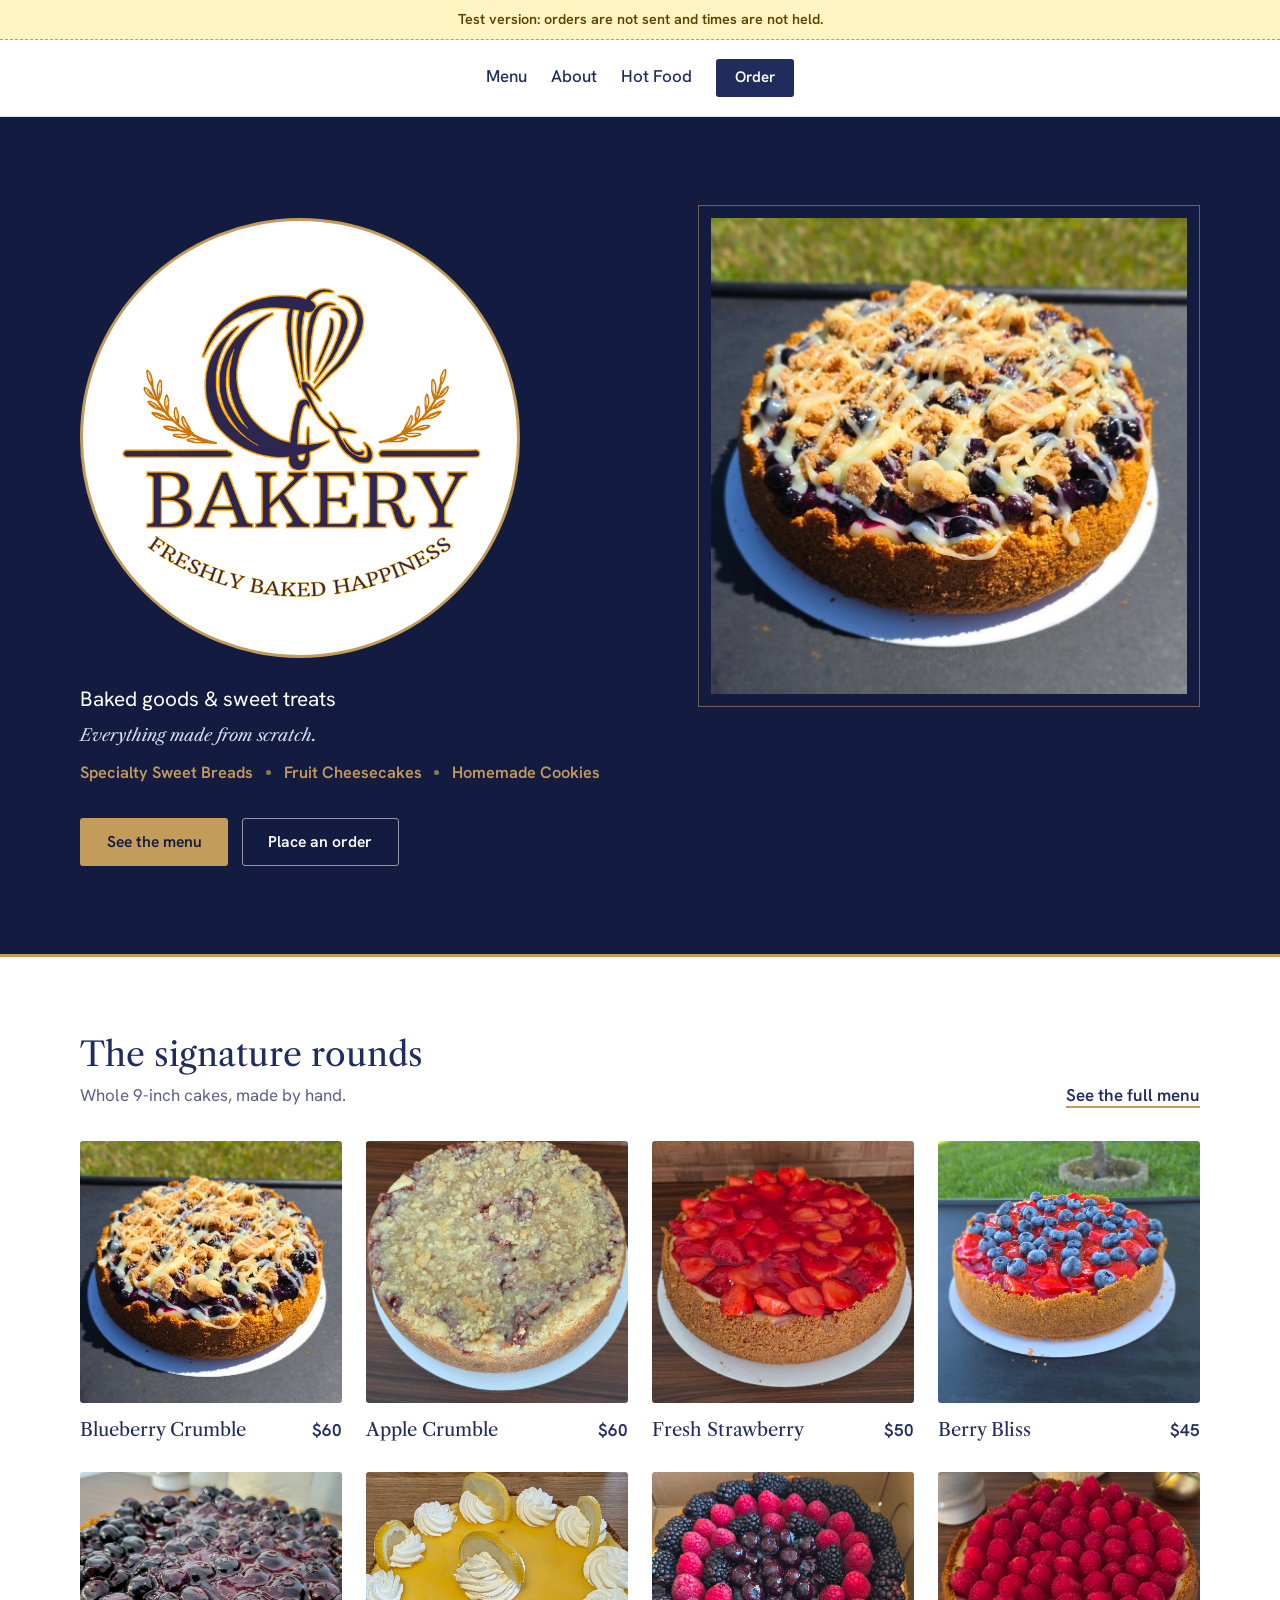
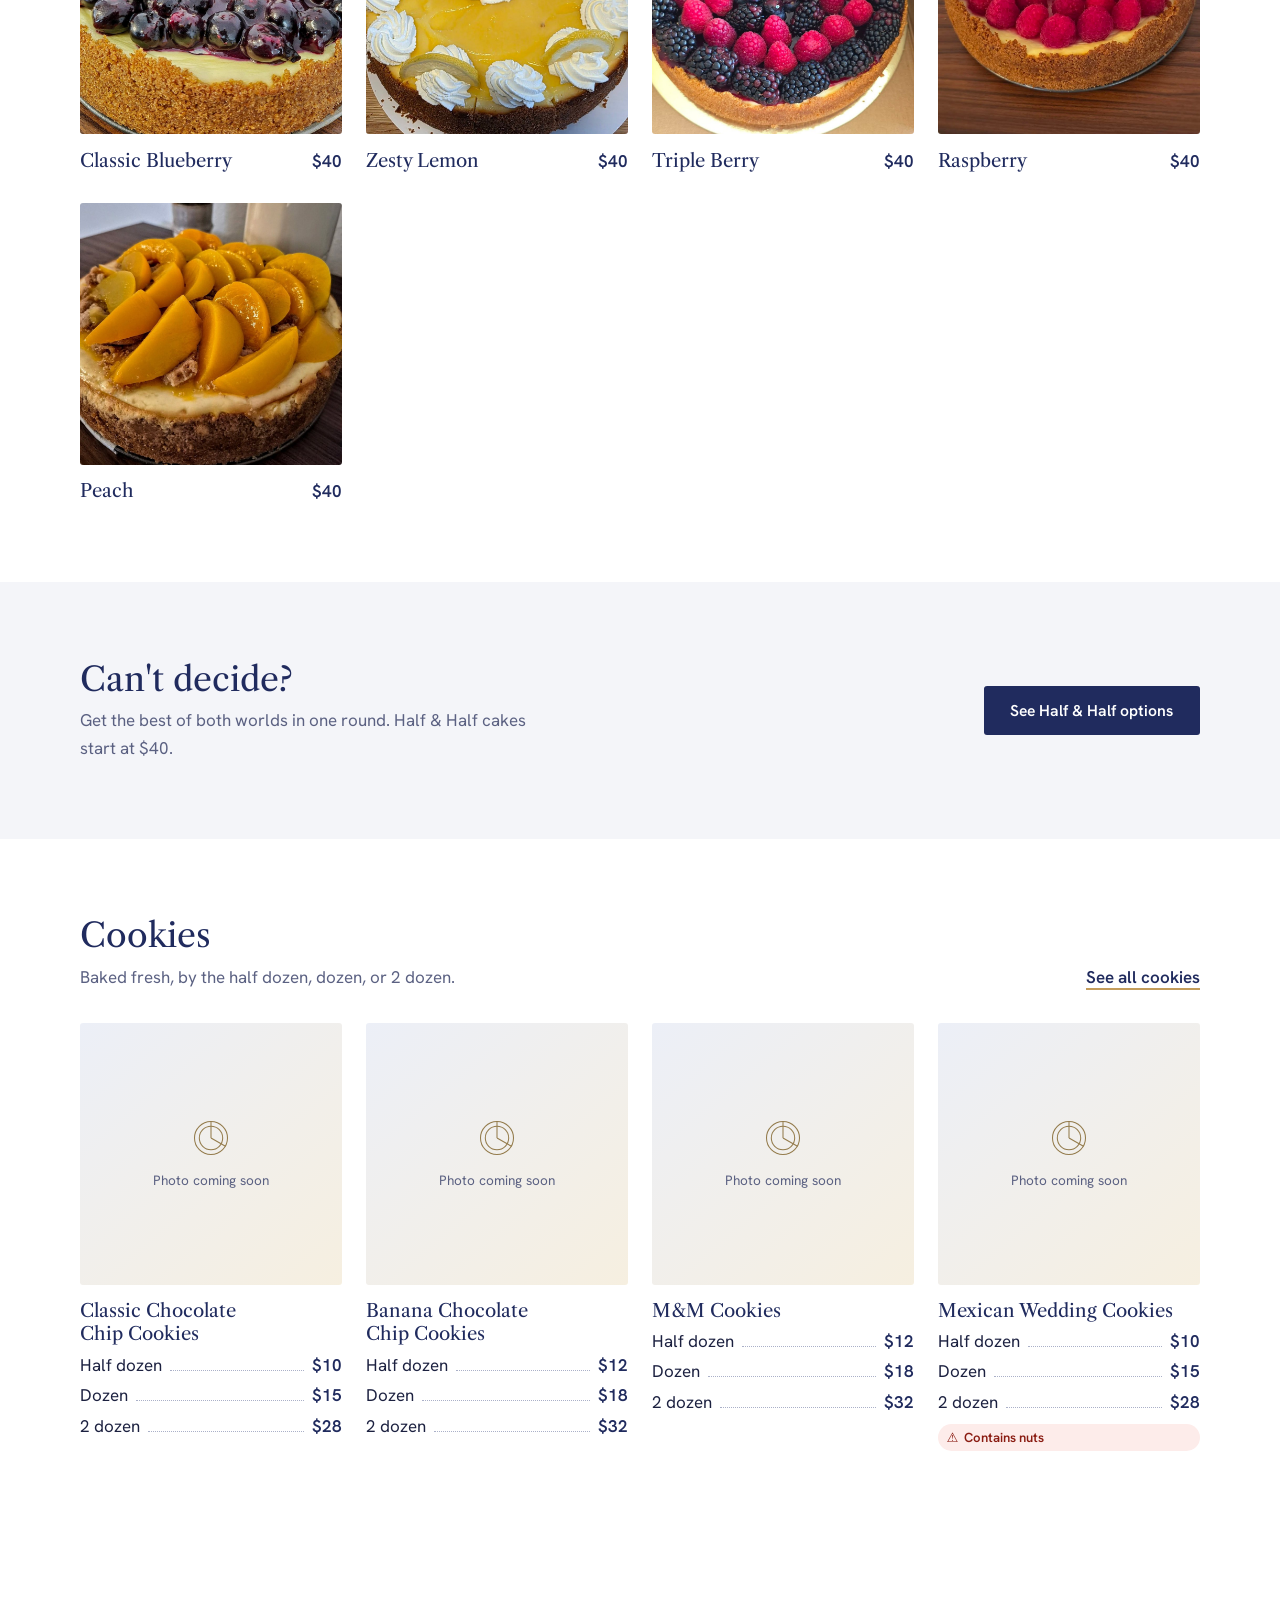
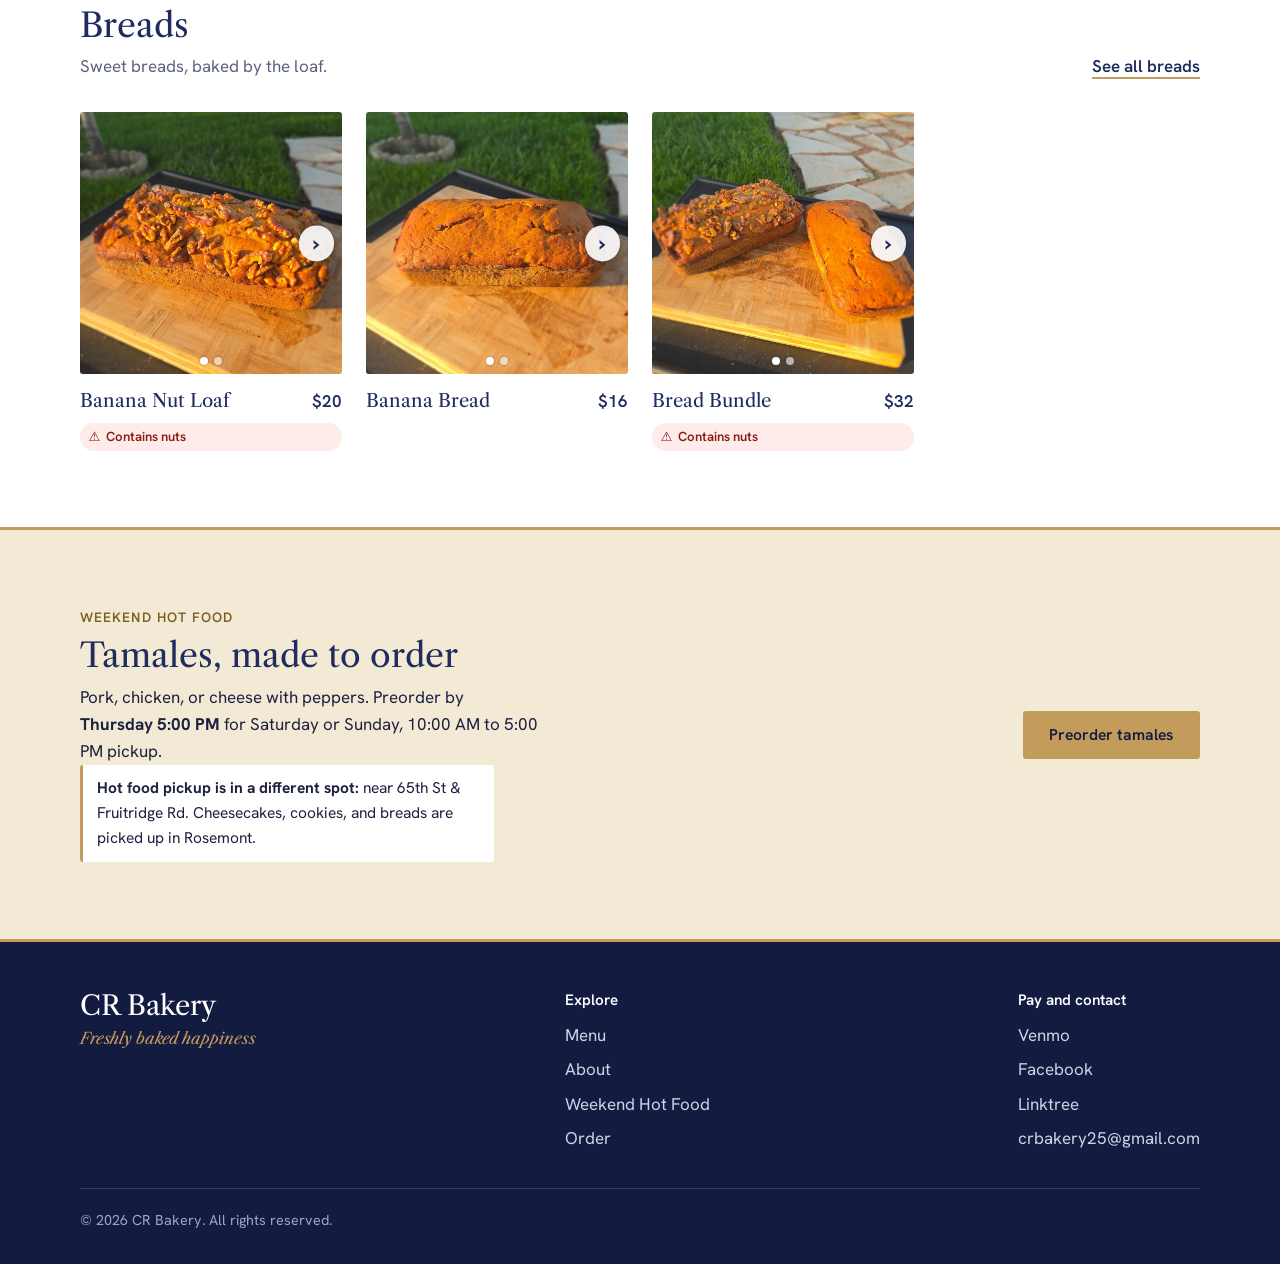
<file: index.html>
<!DOCTYPE html>
<html lang="en">
<head>
  <meta charset="utf-8">
  <meta name="viewport" content="width=device-width, initial-scale=1, viewport-fit=cover">
  <title>CR Bakery | Handcrafted cheesecakes</title>
  <meta name="description" content="CR Bakery makes handcrafted 9-inch cheesecakes. See the menu and place an order.">
  <meta name="theme-color" content="#141b40">
  <link rel="icon" href="images/logo.png">
  <link rel="preconnect" href="https://fonts.googleapis.com">
  <link rel="preconnect" href="https://fonts.gstatic.com" crossorigin>
  <link rel="stylesheet" href="https://fonts.googleapis.com/css2?family=Hanken+Grotesk:wght@400;500;600&family=Libre+Caslon+Text:ital,wght@0,400;0,700;1,400&display=swap">
  <link rel="stylesheet" href="css/styles.css?v=34">
</head>
<body>
  <a class="skip" href="#main">Skip to content</a>
  <header class="site-header site-header--home">
    <div class="wrap">
      <nav class="nav" aria-label="Main">
        <a href="menu.html">Menu</a>
        <a href="about.html">About</a>
        <a href="hot-food.html">Hot Food</a>
        <a class="btn btn-solid btn-sm" href="contact.html">Order</a>
      </nav>
    </div>
  </header>
  <div class="notice" data-closure-notice hidden><div class="wrap"></div></div>

  <main id="main">
    <section class="hero hero--logo">
      <div class="wrap">
        <div class="hero-copy">
          <h1 class="hero-logo"><img src="images/logo.png" alt="CR Bakery, freshly baked happiness" width="600" height="600"></h1>
          <p class="lede lede--tight">Baked goods &amp; sweet treats</p>
          <p class="scratch-line">Everything made from scratch.</p>
          <ul class="specialties">
            <li>Specialty Sweet Breads</li>
            <li>Fruit Cheesecakes</li>
            <li>Homemade Cookies</li>
          </ul>
          <div class="actions">
            <a class="btn btn-gold" href="menu.html">See the menu</a>
            <a class="btn btn-line-light" href="contact.html#order">Place an order</a>
          </div>
        </div>
        <div class="hero-photo">
          <img src="images/blueberry-crumble.jpg" alt="Blueberry crumble cheesecake with a white drizzle" width="1000" height="1000">
        </div>
      </div>
    </section>

    <section class="section section--seasonal" data-hide-if-empty="seasonal">
      <div class="wrap">
        <div class="section-head">
          <div>
            <h2>Seasonal Menu</h2>
            <p data-section-note="seasonal">Here for a limited time only.</p>
          </div>
          <a class="text-link" href="menu.html#seasonal">See the seasonal menu</a>
        </div>
        <div class="cards" data-menu-cards="seasonal"></div>
      </div>
    </section>

    <section class="section">
      <div class="wrap">
        <div class="section-head">
          <div>
            <h2>The signature rounds</h2>
            <p>Whole 9-inch cakes, made by hand.</p>
          </div>
          <a class="text-link" href="menu.html">See the full menu</a>
        </div>
        <div class="cards" data-menu-cards="signature"></div>
      </div>
    </section>

    <section class="section section--tint">
      <div class="wrap split">
        <div>
          <h2>Can't decide?</h2>
          <p>Get the best of both worlds in one round. Half &amp; Half cakes start at <span data-min-price="half-and-half">$40</span>.</p>
        </div>
        <a class="btn btn-solid" href="menu.html#half-and-half">See Half &amp; Half options</a>
      </div>
    </section>

    <section class="section section--cookies">
      <div class="wrap">
        <div class="section-head">
          <div>
            <h2>Cookies</h2>
            <p>Baked fresh, by the half dozen, dozen, or 2 dozen.</p>
          </div>
          <a class="text-link" href="menu.html#cookies">See all cookies</a>
        </div>
        <div class="cards" data-menu-cards="cookies"></div>
      </div>
    </section>

    <section class="section section--breads">
      <div class="wrap">
        <div class="section-head">
          <div>
            <h2>Breads</h2>
            <p>Sweet breads, baked by the loaf.</p>
          </div>
          <a class="text-link" href="menu.html#breads">See all breads</a>
        </div>
        <div class="cards" data-menu-cards="breads"></div>
      </div>
    </section>

    <section class="section hot-strip">
      <div class="wrap split">
        <div>
          <p class="eyebrow">Weekend Hot Food</p>
          <h2>Tamales, made to order</h2>
          <p>Pork, chicken, or cheese with peppers. Preorder by <strong data-hot-cutoff>Thursday 5:00 PM</strong> for <span data-hot-pickup>Saturday or Sunday</span> pickup.</p>
          <p class="pickup-spot"><strong>Hot food pickup is in a different spot:</strong> <span data-hot-location>near 65th St &amp; Fruitridge Rd</span>. Cheesecakes, cookies, and breads are picked up in <span data-pickup-area>Rosemont</span>.</p>
        </div>
        <a class="btn btn-gold" href="hot-food.html">Preorder tamales</a>
      </div>
    </section>
  </main>

  <footer class="site-footer">
    <div class="wrap">
      <div class="footer-grid">
        <div>
          <p class="wordmark">CR Bakery</p>
          <p class="footer-tag">Freshly baked happiness</p>
        </div>
        <div>
          <h2 class="footer-title">Explore</h2>
          <ul class="footer-links">
            <li><a href="menu.html">Menu</a></li>
            <li><a href="about.html">About</a></li>
            <li><a href="hot-food.html">Weekend Hot Food</a></li>
            <li><a href="contact.html">Order</a></li>
          </ul>
        </div>
        <div>
          <h2 class="footer-title">Pay and contact</h2>
          <ul class="footer-links">
            <li><a data-venmo-link href="#" target="_blank" rel="noopener">Venmo</a></li>
            <li><a data-facebook-link href="#" target="_blank" rel="noopener">Facebook</a></li>
            <li><a data-linktree-link href="#" target="_blank" rel="noopener">Linktree</a></li>
            <li data-email-item><a data-email-link href="#"></a></li>
          </ul>
        </div>
      </div>
      <p class="legal">&copy; <span data-year>2026</span> CR Bakery. All rights reserved.</p>
    </div>
  </footer>

  <script>
    /* Script version: bump this number (in all six pages) whenever a js file changes, so visitors pick up the new file on their next visit. */
    (function () {
      var v = 63;
      ["site-config", "menu-data", "hot-food-data", "site"].forEach(function (n) {
        document.write('<script src="js/' + n + '.js?v=' + v + '"><\/script>');
      });
    })();
  </script>
</body>
</html>
</file>
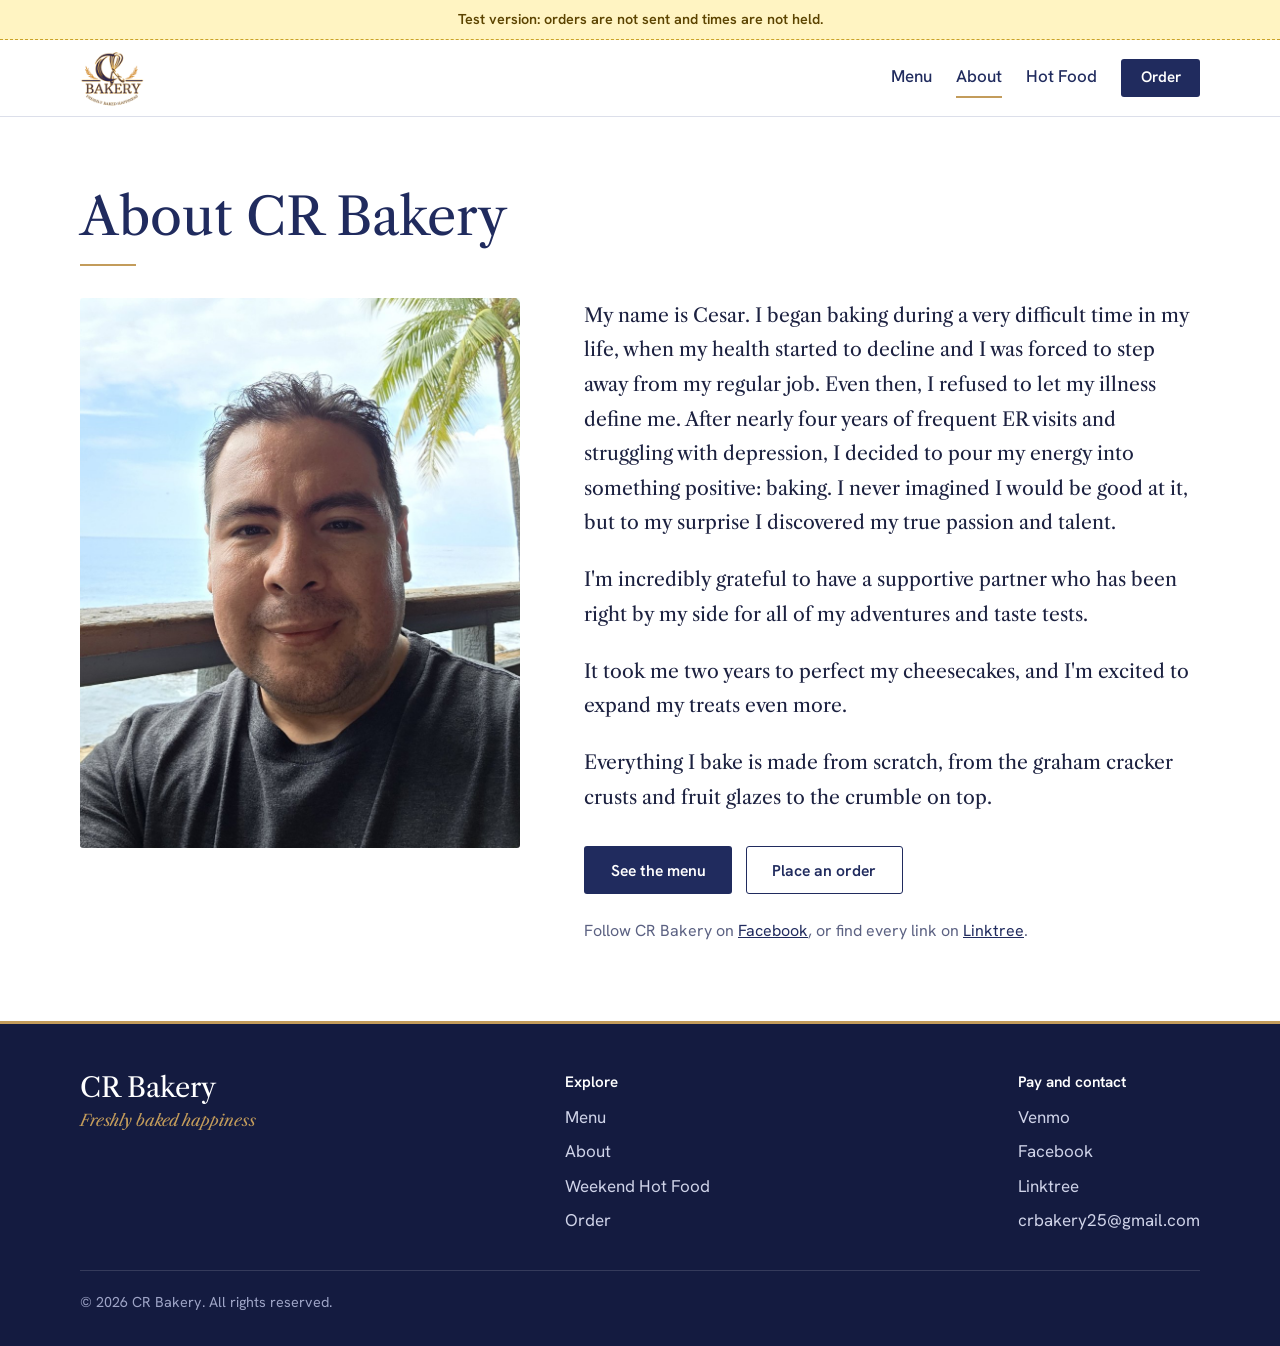
<file: about.html>
<!DOCTYPE html>
<html lang="en">
<head>
  <meta charset="utf-8">
  <meta name="viewport" content="width=device-width, initial-scale=1, viewport-fit=cover">
  <title>About | CR Bakery</title>
  <meta name="description" content="Meet Cesar, the baker behind CR Bakery.">
  <meta name="theme-color" content="#141b40">
  <link rel="icon" href="images/logo.png">
  <link rel="preconnect" href="https://fonts.googleapis.com">
  <link rel="preconnect" href="https://fonts.gstatic.com" crossorigin>
  <link rel="stylesheet" href="https://fonts.googleapis.com/css2?family=Hanken+Grotesk:wght@400;500;600&family=Libre+Caslon+Text:ital,wght@0,400;0,700;1,400&display=swap">
  <link rel="stylesheet" href="css/styles.css?v=34">
</head>
<body>
  <a class="skip" href="#main">Skip to content</a>
  <header class="site-header">
    <div class="wrap">
      <a class="brand" href="index.html" aria-label="CR Bakery home"><img src="images/logo.png" alt="CR Bakery, freshly baked happiness" width="64" height="64"></a>
      <nav class="nav" aria-label="Main">
        <a href="menu.html">Menu</a>
        <a href="about.html" aria-current="page">About</a>
        <a href="hot-food.html">Hot Food</a>
        <a class="btn btn-solid btn-sm" href="contact.html">Order</a>
      </nav>
    </div>
  </header>
  <div class="notice" data-closure-notice hidden><div class="wrap"></div></div>

  <main id="main">
    <div class="wrap">
      <div class="page-head">
        <h1>About CR Bakery</h1>
      </div>
      <div class="about-grid">
        <div class="about-photo">
          <img src="images/cesar.jpg" alt="Cesar, the baker behind CR Bakery" width="900" height="1125">
        </div>
        <div class="story">
          <p>My name is Cesar. I began baking during a very difficult time in my life, when my health started to decline and I was forced to step away from my regular job. Even then, I refused to let my illness define me. After nearly four years of frequent ER visits and struggling with depression, I decided to pour my energy into something positive: baking. I never imagined I would be good at it, but to my surprise I discovered my true passion and talent.</p>
          <p>I'm incredibly grateful to have a supportive partner who has been right by my side for all of my adventures and taste tests.</p>
          <p>It took me two years to perfect my cheesecakes, and I'm excited to expand my treats even more.</p>
          <p>Everything I bake is made from scratch, from the graham cracker crusts and fruit glazes to the crumble on top.</p>
          <div class="actions">
            <a class="btn btn-solid" href="menu.html">See the menu</a>
            <a class="btn btn-line" href="contact.html#order">Place an order</a>
          </div>
          <p class="social-line">Follow CR Bakery on <a data-facebook-link href="#" target="_blank" rel="noopener">Facebook</a>, or find every link on <a data-linktree-link href="#" target="_blank" rel="noopener">Linktree</a>.</p>
        </div>
      </div>
    </div>
  </main>

  <footer class="site-footer">
    <div class="wrap">
      <div class="footer-grid">
        <div>
          <p class="wordmark">CR Bakery</p>
          <p class="footer-tag">Freshly baked happiness</p>
        </div>
        <div>
          <h2 class="footer-title">Explore</h2>
          <ul class="footer-links">
            <li><a href="menu.html">Menu</a></li>
            <li><a href="about.html">About</a></li>
            <li><a href="hot-food.html">Weekend Hot Food</a></li>
            <li><a href="contact.html">Order</a></li>
          </ul>
        </div>
        <div>
          <h2 class="footer-title">Pay and contact</h2>
          <ul class="footer-links">
            <li><a data-venmo-link href="#" target="_blank" rel="noopener">Venmo</a></li>
            <li><a data-facebook-link href="#" target="_blank" rel="noopener">Facebook</a></li>
            <li><a data-linktree-link href="#" target="_blank" rel="noopener">Linktree</a></li>
            <li data-email-item><a data-email-link href="#"></a></li>
          </ul>
        </div>
      </div>
      <p class="legal">&copy; <span data-year>2026</span> CR Bakery. All rights reserved.</p>
    </div>
  </footer>

  <script>
    /* Script version: bump this number (in all six pages) whenever a js file changes, so visitors pick up the new file on their next visit. */
    (function () {
      var v = 63;
      ["site-config", "menu-data", "hot-food-data", "site"].forEach(function (n) {
        document.write('<script src="js/' + n + '.js?v=' + v + '"><\/script>');
      });
    })();
  </script>
</body>
</html>
</file>
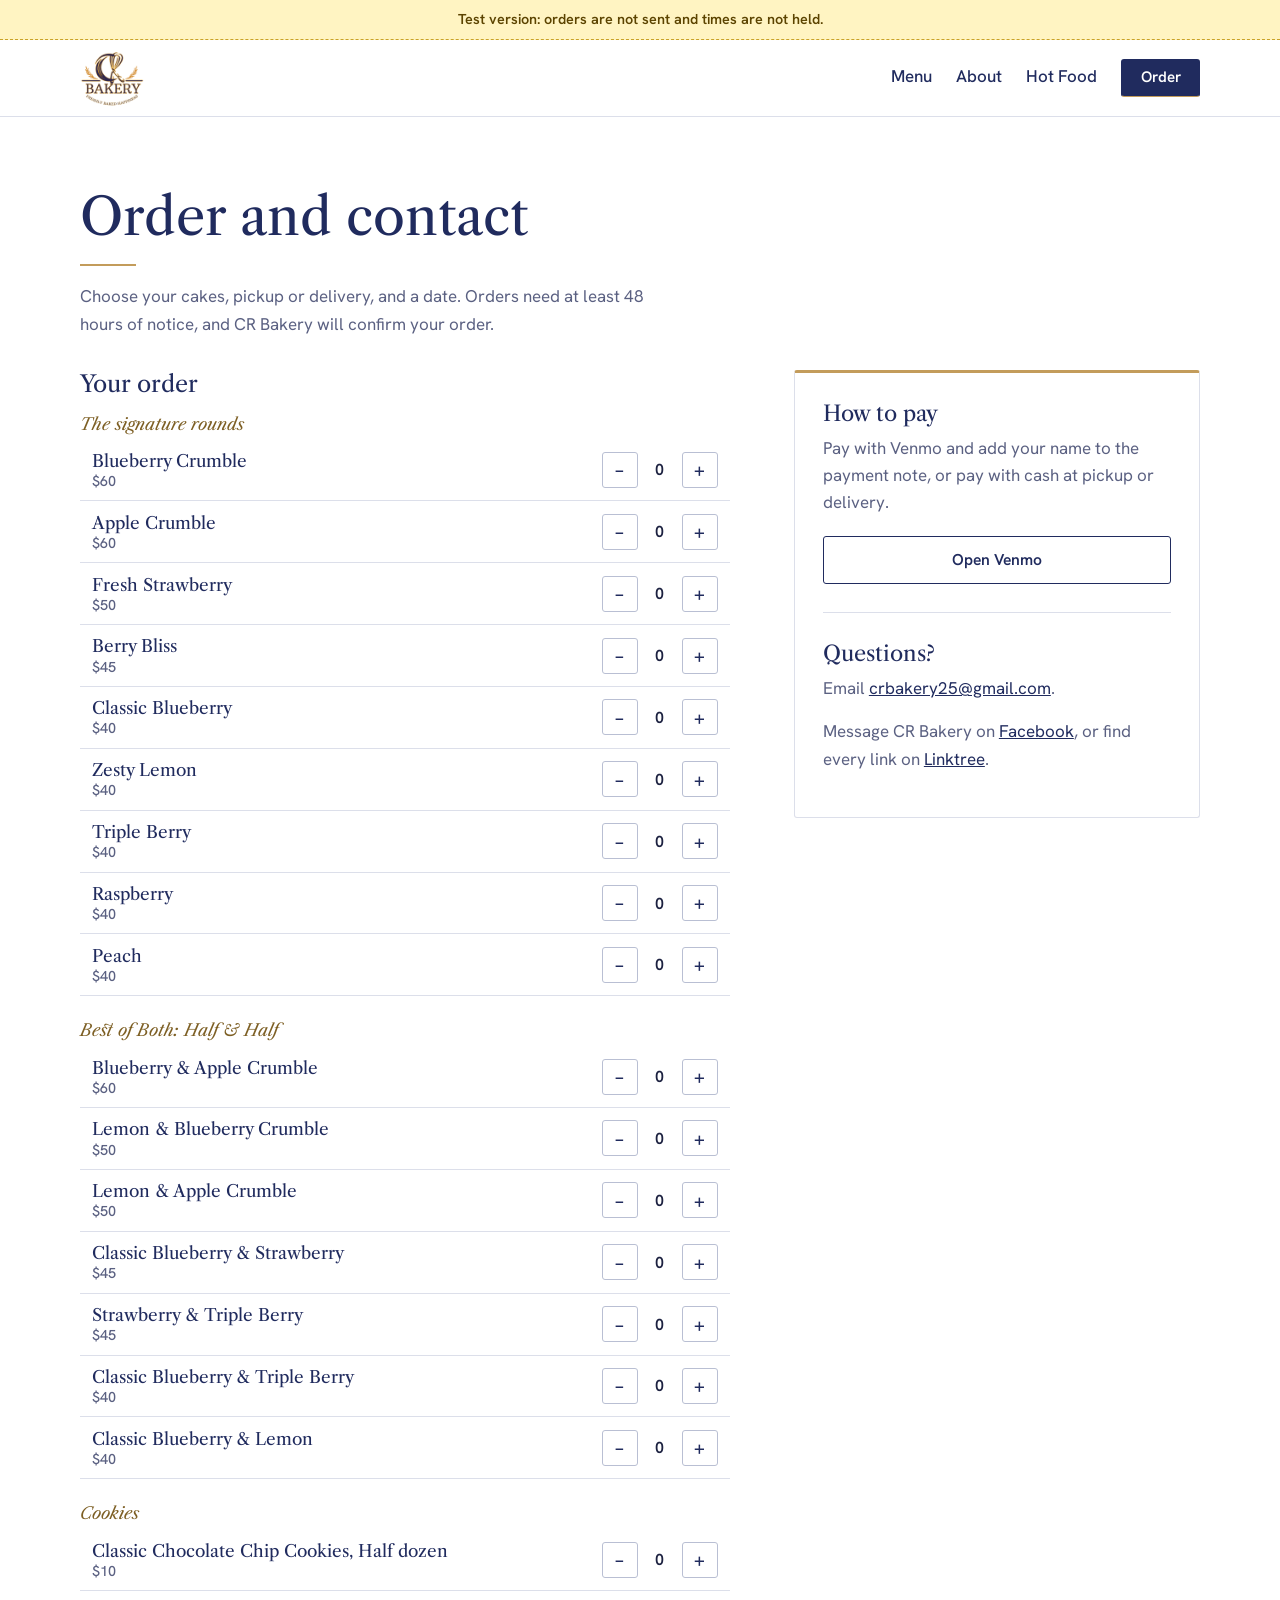
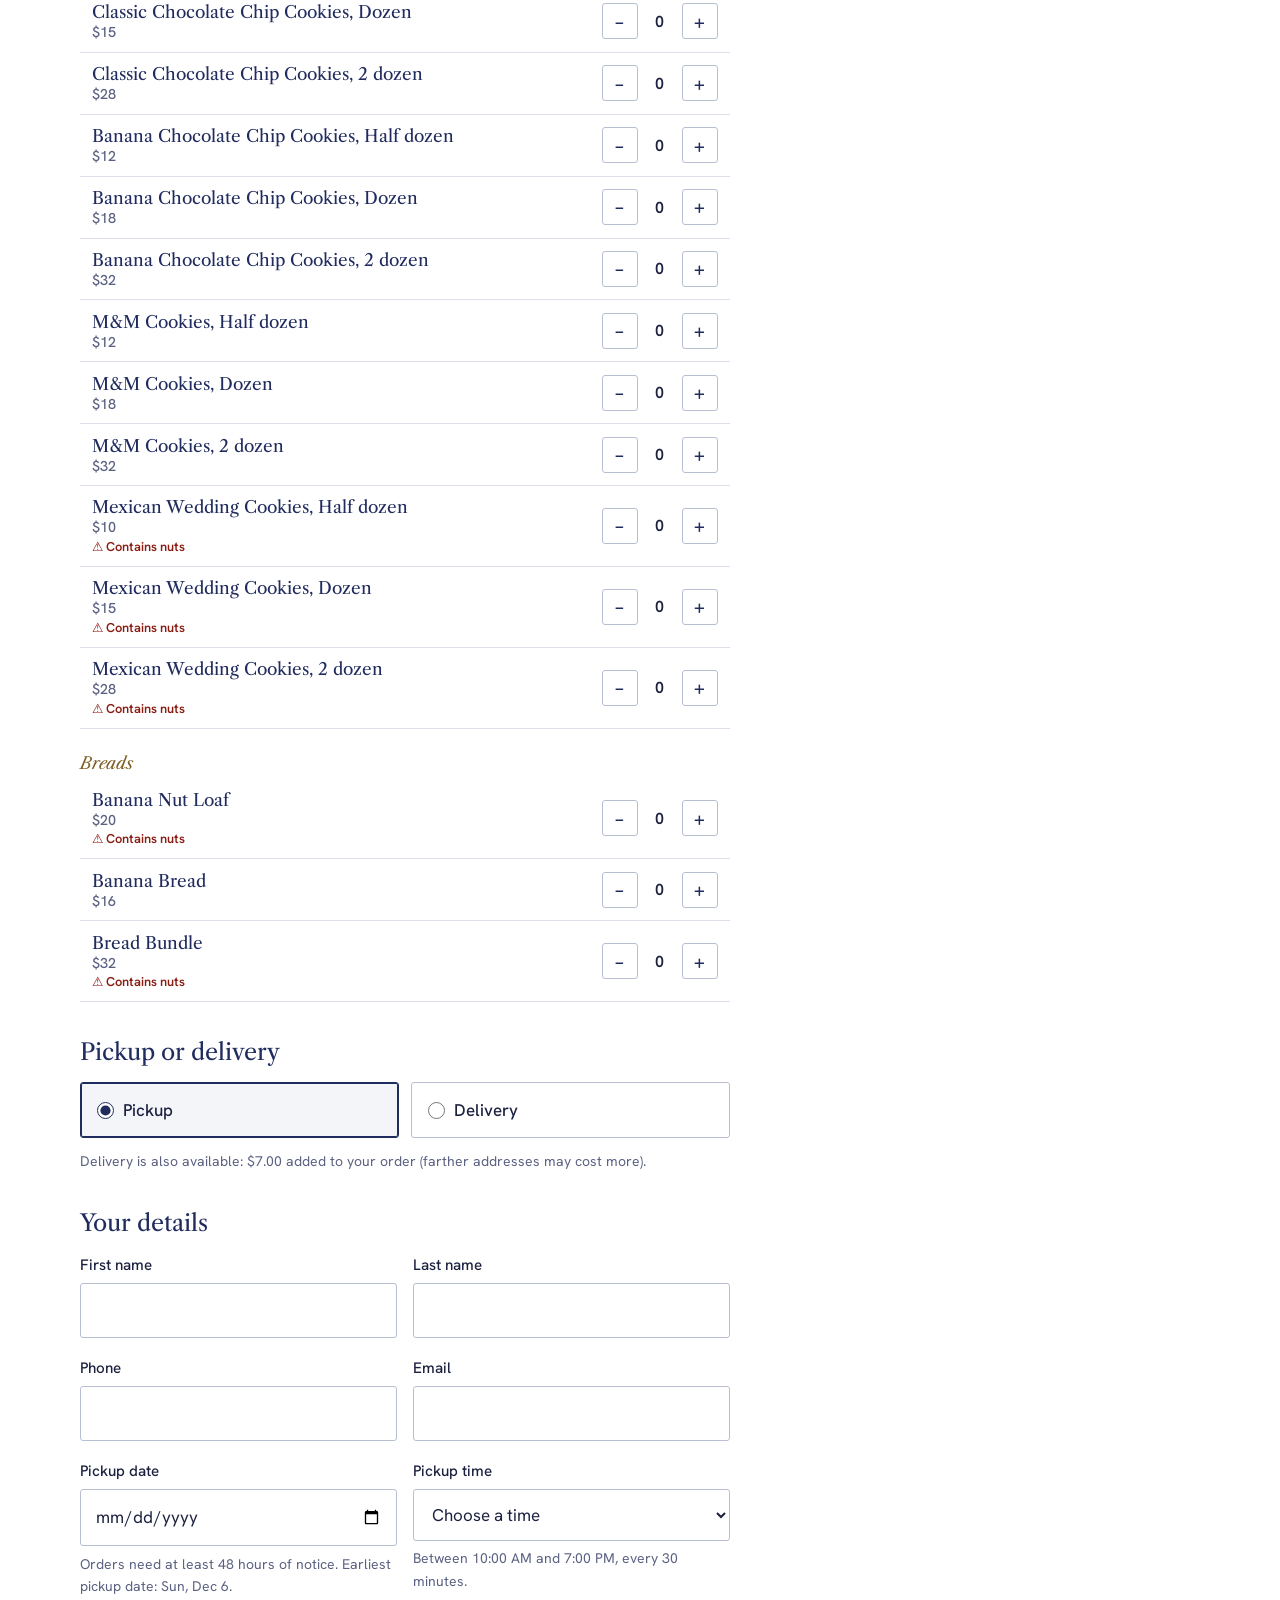
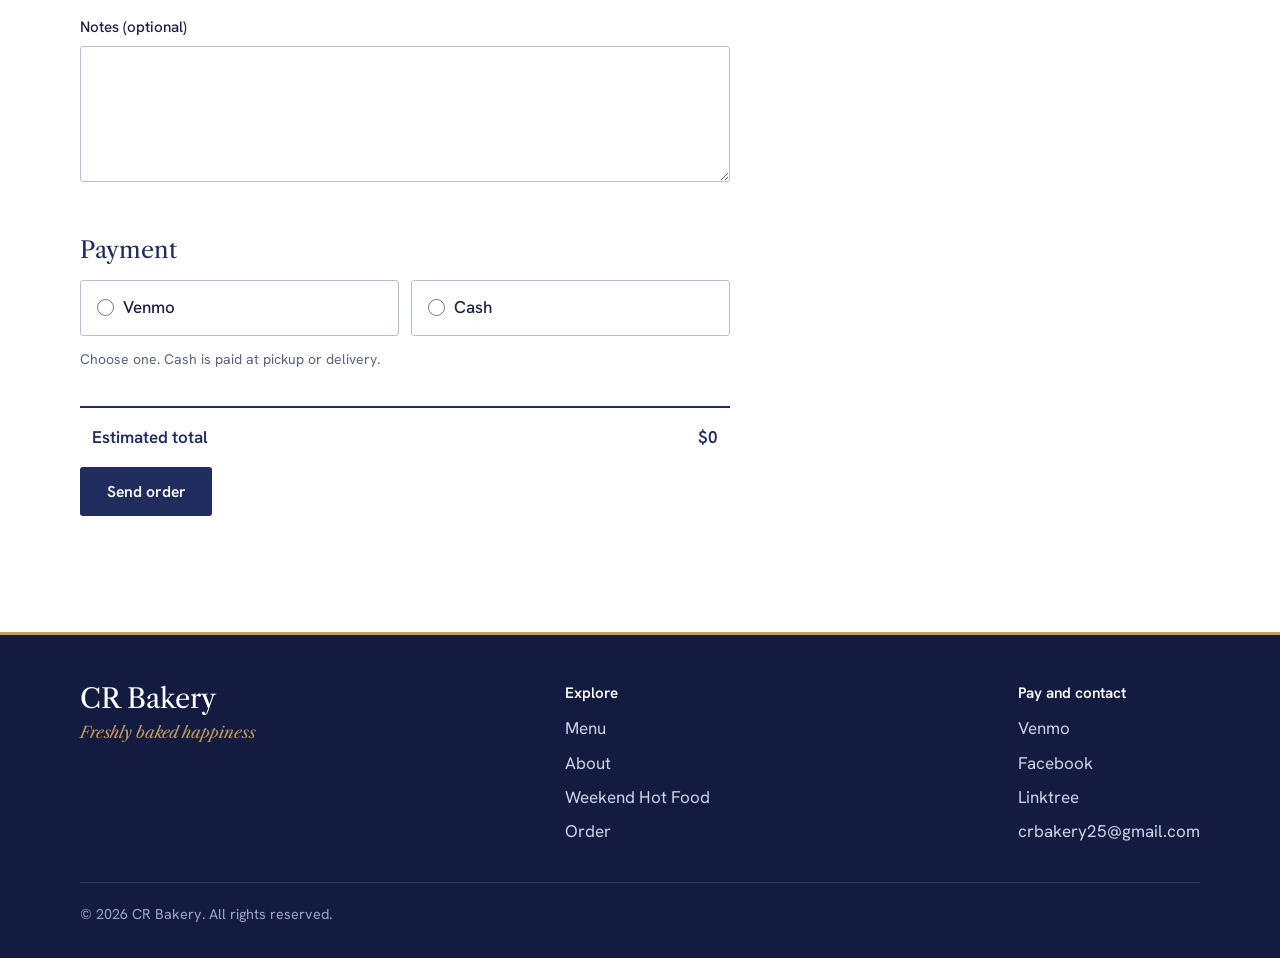
<file: contact.html>
<!DOCTYPE html>
<html lang="en">
<head>
  <meta charset="utf-8">
  <meta name="viewport" content="width=device-width, initial-scale=1, viewport-fit=cover">
  <title>Order and contact | CR Bakery</title>
  <meta name="description" content="Order a cheesecake from CR Bakery, pay with Venmo or cash, or get in touch.">
  <meta name="theme-color" content="#141b40">
  <link rel="icon" href="images/logo.png">
  <link rel="preconnect" href="https://fonts.googleapis.com">
  <link rel="preconnect" href="https://fonts.gstatic.com" crossorigin>
  <link rel="stylesheet" href="https://fonts.googleapis.com/css2?family=Hanken+Grotesk:wght@400;500;600&family=Libre+Caslon+Text:ital,wght@0,400;0,700;1,400&display=swap">
  <link rel="stylesheet" href="css/styles.css?v=34">
</head>
<body>
  <a class="skip" href="#main">Skip to content</a>
  <header class="site-header">
    <div class="wrap">
      <a class="brand" href="index.html" aria-label="CR Bakery home"><img src="images/logo.png" alt="CR Bakery, freshly baked happiness" width="64" height="64"></a>
      <nav class="nav" aria-label="Main">
        <a href="menu.html">Menu</a>
        <a href="about.html">About</a>
        <a href="hot-food.html">Hot Food</a>
        <a class="btn btn-solid btn-sm" href="contact.html" aria-current="page">Order</a>
      </nav>
    </div>
  </header>
  <div class="notice" data-closure-notice hidden><div class="wrap"></div></div>

  <main id="main">
    <div class="wrap">
      <div class="page-head">
        <h1>Order and contact</h1>
        <p>Choose your cakes, pickup or delivery, and a date. Orders need at least <span data-lead-time>48 hours</span> of notice, and CR Bakery will confirm your order.</p>
      </div>

      <div class="order-layout">
        <form class="order-form" id="order">
          <fieldset>
            <legend>Your order</legend>
            <div id="order-items"></div>
          </fieldset>

          <fieldset>
            <legend>Pickup or delivery</legend>
            <div class="choices">
              <label class="choice is-selected"><input type="radio" name="fulfillment" value="pickup" checked><span>Pickup</span></label>
              <label class="choice"><input type="radio" name="fulfillment" value="delivery"><span>Delivery</span></label>
            </div>
            <p class="field-hint" id="fulfillment-hint">Delivery is also available: <span data-delivery-text>$7.00 for up to 5 miles, plus $0.75 for each additional mile (within 20 miles)</span>.</p>
          </fieldset>

          <fieldset>
            <legend>Your details</legend>
            <div class="field-row">
              <div class="field">
                <label for="f-first">First name</label>
                <input id="f-first" name="first_name" type="text" autocomplete="given-name" required>
              </div>
              <div class="field">
                <label for="f-last">Last name</label>
                <input id="f-last" name="last_name" type="text" autocomplete="family-name" required>
              </div>
            </div>
            <div class="field-row">
              <div class="field">
                <label for="f-phone">Phone</label>
                <input id="f-phone" name="phone" type="tel" autocomplete="tel" required>
              </div>
              <div class="field">
                <label for="f-email">Email</label>
                <input id="f-email" name="email" type="email" autocomplete="email" required>
              </div>
            </div>
            <div class="field-row">
              <div class="field">
                <label for="f-date">Pickup date</label>
                <input id="f-date" name="date" type="date" required aria-describedby="date-hint">
                <p class="field-hint" id="date-hint">Orders need at least 48 hours of notice.</p>
              </div>
              <div class="field">
                <label for="f-time">Pickup time</label>
                <select id="f-time" name="time" required>
                  <option value="">Choose a time</option>
                </select>
                <p class="field-hint">Between 10:00 AM and 7:00 PM, every 30 minutes.</p>
              </div>
            </div>
            <div id="address-fields" hidden>
              <div class="field">
                <label for="f-street">Street address</label>
                <input id="f-street" name="street" type="text" autocomplete="address-line1" placeholder="123 Main St" pattern=".*[A-Za-z].*" title="Enter the house number and street name, like 123 Main St">
              </div>
              <div class="field">
                <label for="f-city">City</label>
                <input id="f-city" name="city" type="text" autocomplete="address-level2">
              </div>
              <div class="field-row">
                <div class="field">
                  <label for="f-state">State</label>
                  <input id="f-state" name="state" type="text" autocomplete="address-level1" maxlength="2" pattern="[A-Za-z]{2}" title="Two-letter state, like CA" placeholder="CA">
                </div>
                <div class="field">
                  <label for="f-zip">ZIP code</label>
                  <input id="f-zip" name="zip" type="text" autocomplete="postal-code" inputmode="numeric" maxlength="5" pattern="[0-9]{5}" title="Five-digit ZIP code">
                </div>
              </div>
            </div>
            <div class="field">
              <label for="f-notes">Notes (optional)</label>
              <textarea id="f-notes" name="notes" rows="4"></textarea>
            </div>
          </fieldset>

          <fieldset>
            <legend>Payment</legend>
            <div class="choices">
              <label class="choice"><input type="radio" name="payment" value="Venmo" required><span>Venmo</span></label>
              <label class="choice"><input type="radio" name="payment" value="Cash"><span>Cash</span></label>
            </div>
            <p class="field-hint" id="payment-hint">Choose one. Cash is paid at pickup or delivery.</p>
          </fieldset>

          <h2 class="breakdown-head" id="breakdown-head" hidden>Order details</h2>
          <div class="order-breakdown" id="order-breakdown" hidden></div>
          <div class="order-total"><span>Estimated total</span><span id="order-total">$0</span></div>
          <p class="total-note" id="total-note" hidden></p>

          <button class="btn btn-solid" type="submit">Send order</button>
          <p class="form-status" id="form-status" role="status" aria-live="polite"></p>
        </form>

        <aside class="pay" aria-labelledby="pay-title">
          <h2 id="pay-title">How to pay</h2>
          <p>Pay with Venmo and add your name to the payment note, or pay with cash at pickup or delivery.</p>
          <a class="btn btn-line" data-venmo-link href="#" target="_blank" rel="noopener">Open Venmo</a>
          <hr>
          <h2>Questions?</h2>
          <p data-email-item>Email <a data-email-link href="#"></a>.</p>
          <p>Message CR Bakery on <a data-facebook-link href="#" target="_blank" rel="noopener">Facebook</a>, or find every link on <a data-linktree-link href="#" target="_blank" rel="noopener">Linktree</a>.</p>
        </aside>
      </div>
    </div>
  </main>

  <footer class="site-footer">
    <div class="wrap">
      <div class="footer-grid">
        <div>
          <p class="wordmark">CR Bakery</p>
          <p class="footer-tag">Freshly baked happiness</p>
        </div>
        <div>
          <h2 class="footer-title">Explore</h2>
          <ul class="footer-links">
            <li><a href="menu.html">Menu</a></li>
            <li><a href="about.html">About</a></li>
            <li><a href="hot-food.html">Weekend Hot Food</a></li>
            <li><a href="contact.html">Order</a></li>
          </ul>
        </div>
        <div>
          <h2 class="footer-title">Pay and contact</h2>
          <ul class="footer-links">
            <li><a data-venmo-link href="#" target="_blank" rel="noopener">Venmo</a></li>
            <li><a data-facebook-link href="#" target="_blank" rel="noopener">Facebook</a></li>
            <li><a data-linktree-link href="#" target="_blank" rel="noopener">Linktree</a></li>
            <li data-email-item><a data-email-link href="#"></a></li>
          </ul>
        </div>
      </div>
      <p class="legal">&copy; <span data-year>2026</span> CR Bakery. All rights reserved.</p>
    </div>
  </footer>

  <script>
    /* Script version: bump this number (in all six pages) whenever a js file changes, so visitors pick up the new file on their next visit. */
    (function () {
      var v = 63;
      ["site-config", "menu-data", "hot-food-data", "site"].forEach(function (n) {
        document.write('<script src="js/' + n + '.js?v=' + v + '"><\/script>');
      });
    })();
  </script>
</body>
</html>
</file>
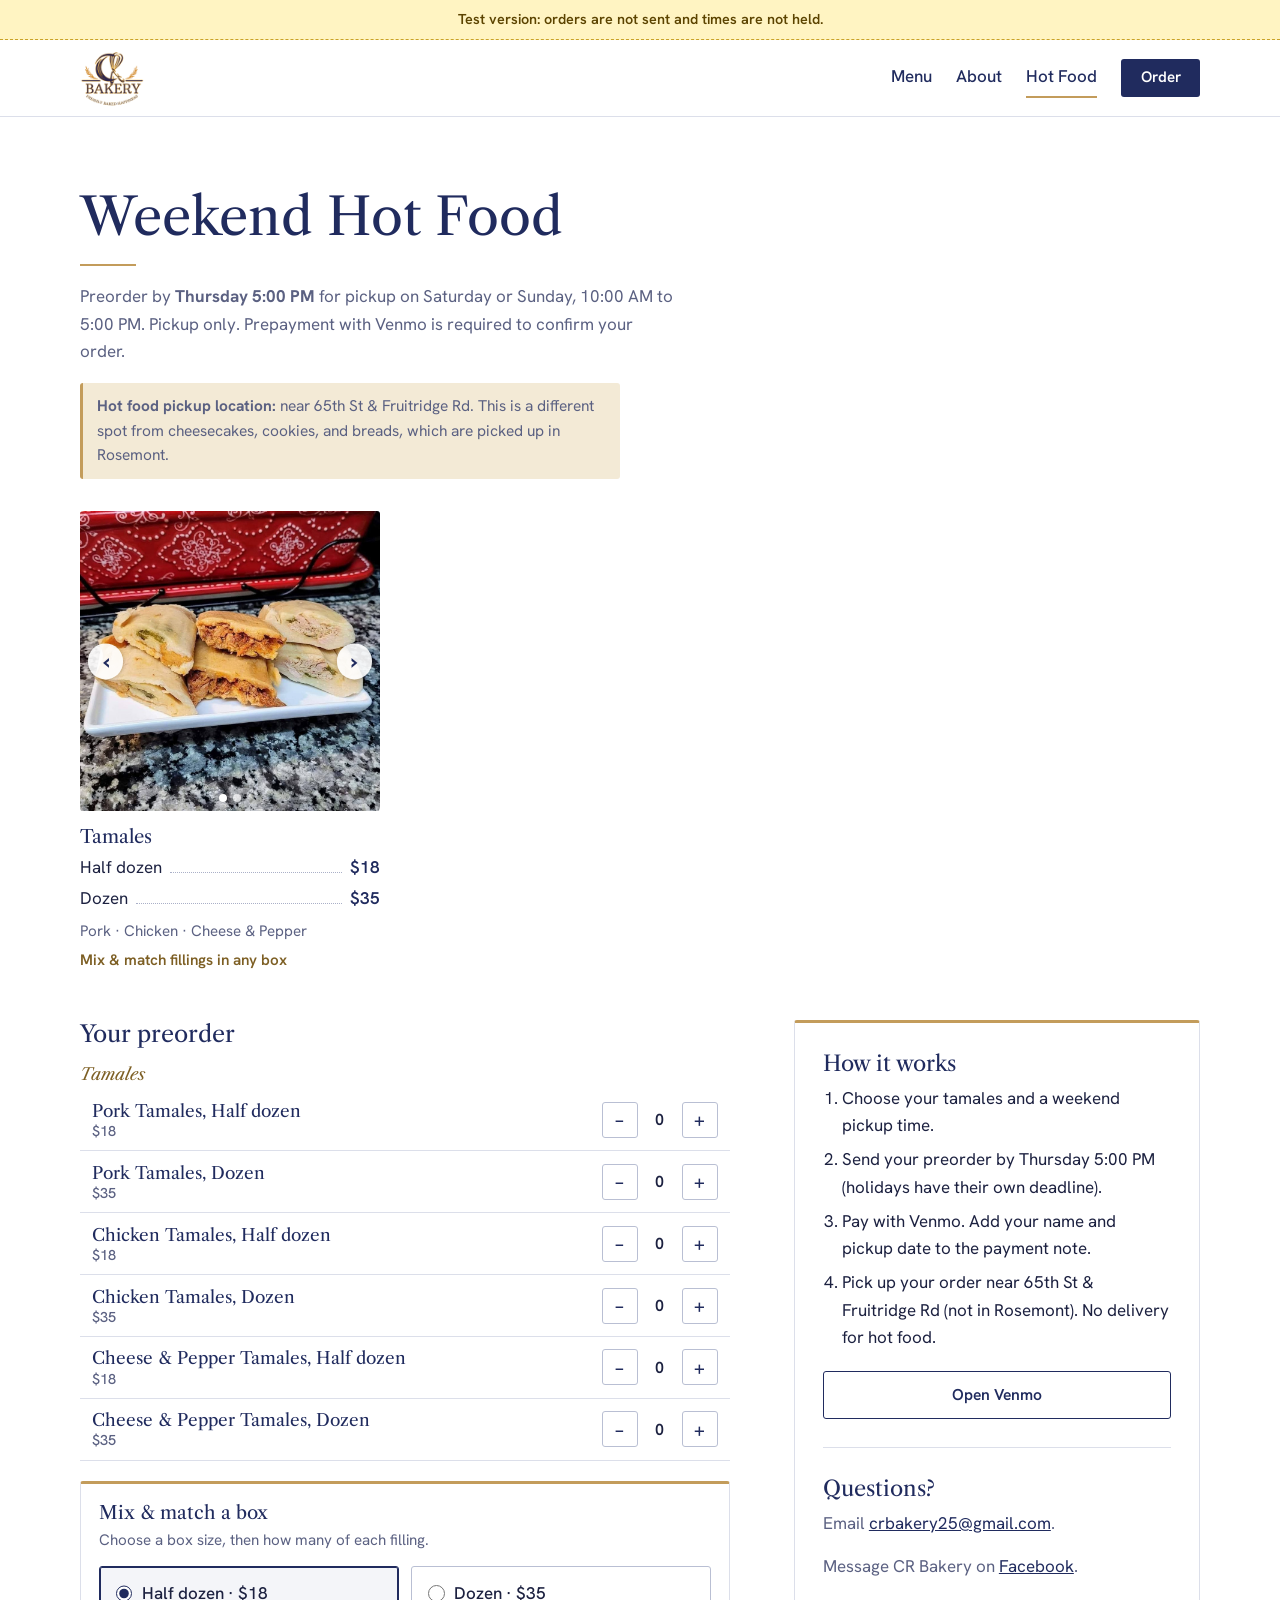
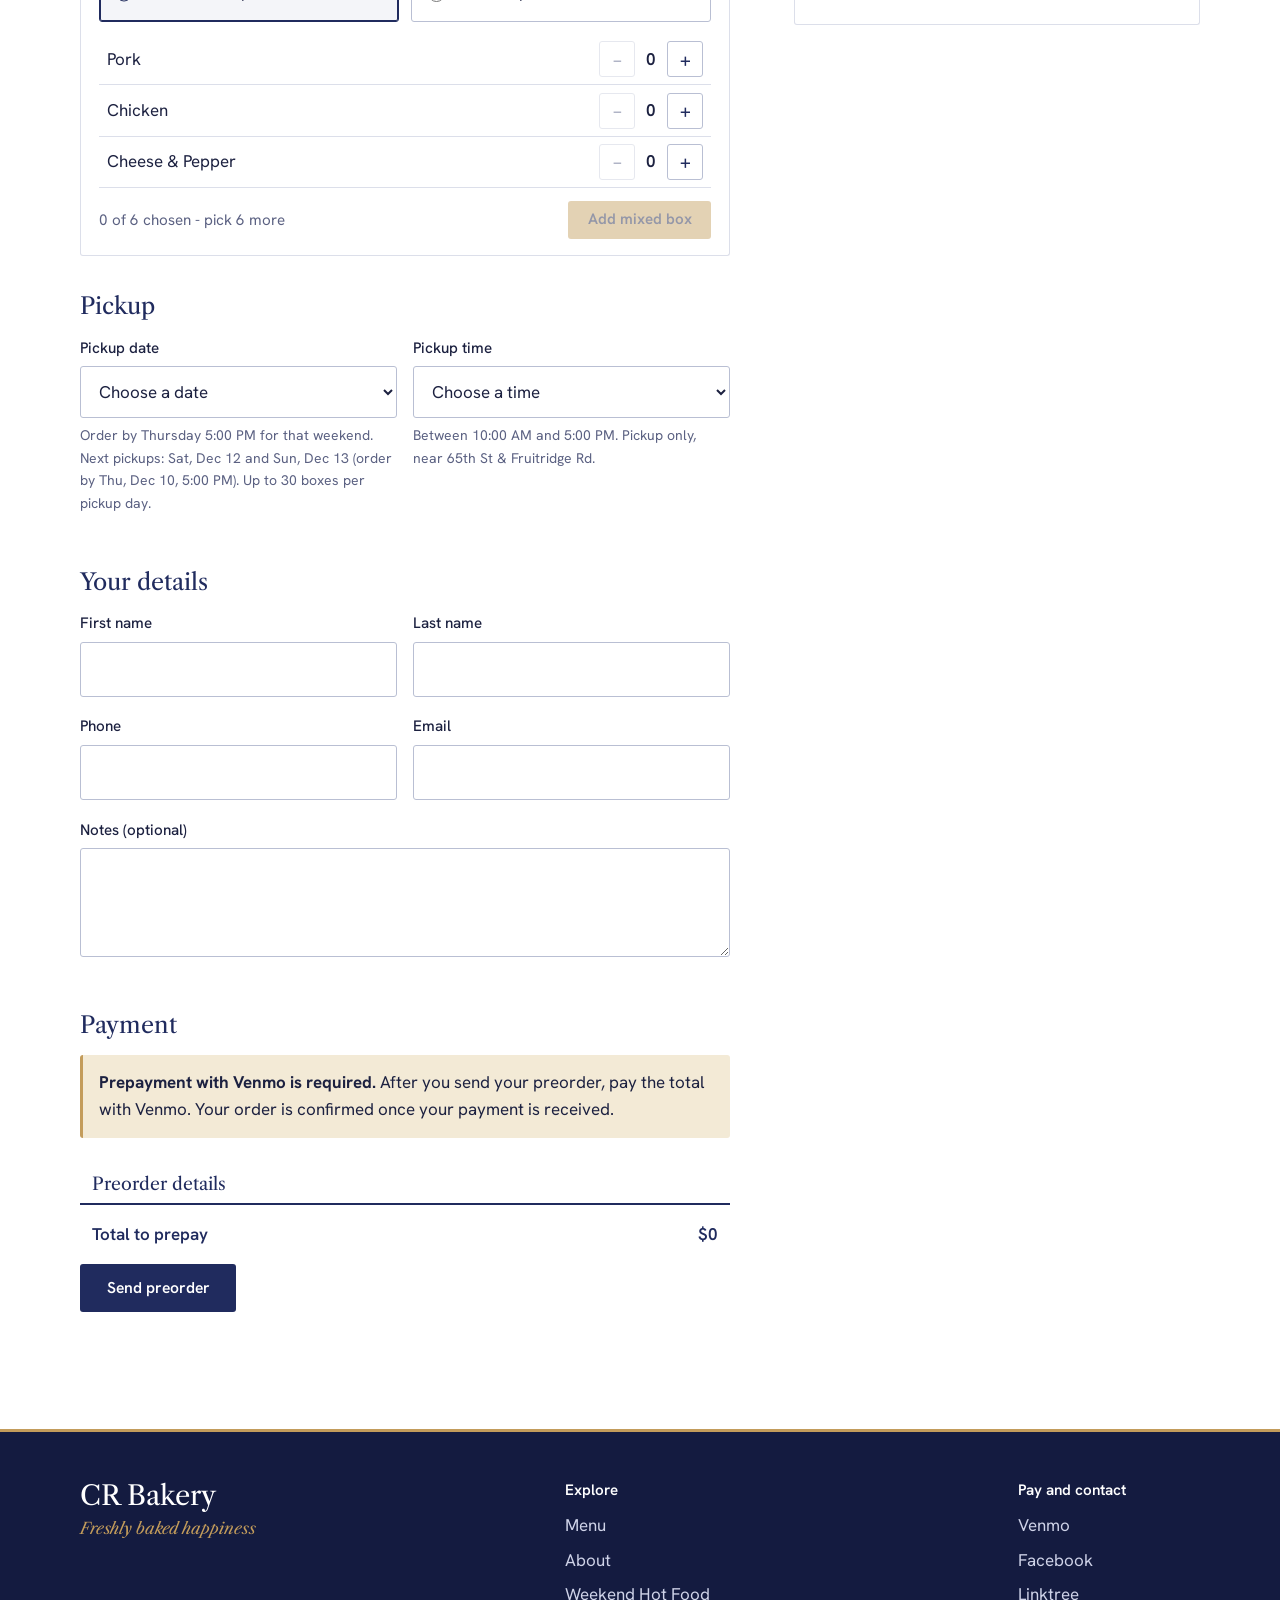
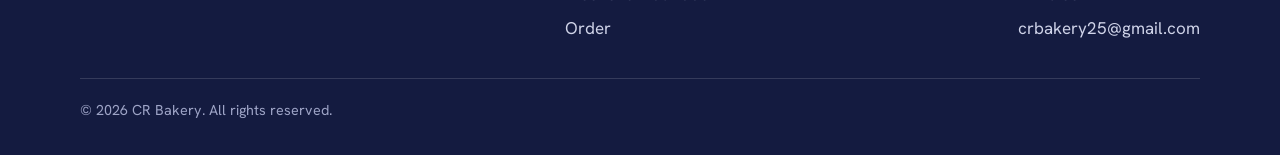
<file: hot-food.html>
<!DOCTYPE html>
<html lang="en">
<head>
  <meta charset="utf-8">
  <meta name="viewport" content="width=device-width, initial-scale=1, viewport-fit=cover">
  <title>Weekend Hot Food | CR Bakery</title>
  <meta name="description" content="Preorder CR Bakery weekend hot food: tamales for Saturday or Sunday pickup.">
  <meta name="theme-color" content="#141b40">
  <link rel="icon" href="images/logo.png">
  <link rel="preconnect" href="https://fonts.googleapis.com">
  <link rel="preconnect" href="https://fonts.gstatic.com" crossorigin>
  <link rel="stylesheet" href="https://fonts.googleapis.com/css2?family=Hanken+Grotesk:wght@400;500;600&family=Libre+Caslon+Text:ital,wght@0,400;0,700;1,400&display=swap">
  <link rel="stylesheet" href="css/styles.css?v=34">
</head>
<body>
  <a class="skip" href="#main">Skip to content</a>
  <header class="site-header">
    <div class="wrap">
      <a class="brand" href="index.html" aria-label="CR Bakery home"><img src="images/logo.png" alt="CR Bakery, freshly baked happiness" width="64" height="64"></a>
      <nav class="nav" aria-label="Main">
        <a href="menu.html">Menu</a>
        <a href="about.html">About</a>
        <a href="hot-food.html" aria-current="page">Hot Food</a>
        <a class="btn btn-solid btn-sm" href="contact.html">Order</a>
      </nav>
    </div>
  </header>
  <div class="notice" data-closure-notice hidden><div class="wrap"></div></div>

  <main id="main">
    <div class="wrap">
      <div class="page-head">
        <h1>Weekend Hot Food</h1>
        <p>Preorder by <strong data-hot-cutoff>Thursday 5:00 PM</strong> for pickup on <span data-hot-pickup>Saturday or Sunday, 10:00 AM to 5:00 PM</span>. Pickup only. Prepayment with Venmo is required to confirm your order.</p>
        <p class="pickup-spot pickup-spot--page"><strong>Hot food pickup location:</strong> <span data-hot-location>near 65th St &amp; Fruitridge Rd</span>. This is a different spot from cheesecakes, cookies, and breads, which are picked up in <span data-pickup-area>Rosemont</span>.</p>
      </div>

      <div class="holiday-note" data-hot-holidays hidden></div>

      <div class="cards hot-cards" data-hot-cards></div>

      <div class="order-layout hot-layout">
        <form class="order-form" id="hot-order">
          <fieldset>
            <legend>Your preorder</legend>
            <div id="hot-items"></div>
          </fieldset>

          <fieldset>
            <legend>Pickup</legend>
            <div class="field-row">
              <div class="field">
                <label for="h-date">Pickup date</label>
                <select id="h-date" name="date" required aria-describedby="h-date-hint">
                  <option value="">Choose a date</option>
                </select>
                <p class="field-hint" id="h-date-hint"></p>
              </div>
              <div class="field">
                <label for="h-time">Pickup time</label>
                <select id="h-time" name="time" required>
                  <option value="">Choose a time</option>
                </select>
                <p class="field-hint">Between <span data-hot-pickup-hours>10:00 AM and 5:00 PM</span>. Pickup only, <span data-hot-location>near 65th St &amp; Fruitridge Rd</span>.</p>
              </div>
            </div>
          </fieldset>

          <fieldset>
            <legend>Your details</legend>
            <div class="field-row">
              <div class="field">
                <label for="h-first">First name</label>
                <input id="h-first" name="first_name" type="text" autocomplete="given-name" required>
              </div>
              <div class="field">
                <label for="h-last">Last name</label>
                <input id="h-last" name="last_name" type="text" autocomplete="family-name" required>
              </div>
            </div>
            <div class="field-row">
              <div class="field">
                <label for="h-phone">Phone</label>
                <input id="h-phone" name="phone" type="tel" autocomplete="tel" required>
              </div>
              <div class="field">
                <label for="h-email">Email</label>
                <input id="h-email" name="email" type="email" autocomplete="email" required>
              </div>
            </div>
            <div class="field">
              <label for="h-notes">Notes (optional)</label>
              <textarea id="h-notes" name="notes" rows="3"></textarea>
            </div>
          </fieldset>

          <fieldset>
            <legend>Payment</legend>
            <p class="prepay-note"><strong>Prepayment with Venmo is required.</strong> After you send your preorder, pay the total with Venmo. Your order is confirmed once your payment is received.</p>
          </fieldset>

          <h2 class="breakdown-head">Preorder details</h2>
          <div class="order-breakdown" id="hot-breakdown" hidden></div>
          <div class="order-total"><span>Total to prepay</span><span id="hot-total">$0</span></div>
          <p class="box-count" id="hot-boxes" hidden></p>

          <button class="btn btn-solid" type="submit">Send preorder</button>
          <p class="form-status" id="hot-status" role="status" aria-live="polite"></p>
        </form>

        <aside class="pay" aria-labelledby="pay-title">
          <h2 id="pay-title">How it works</h2>
          <ol class="hot-steps">
            <li>Choose your tamales and a weekend pickup time.</li>
            <li>Send your preorder by <span data-hot-cutoff>Thursday 5:00 PM</span> (holidays have their own deadline).</li>
            <li>Pay with Venmo. Add your name and pickup date to the payment note.</li>
            <li>Pick up your order <span data-hot-location>near 65th St &amp; Fruitridge Rd</span> (not in Rosemont). No delivery for hot food.</li>
          </ol>
          <a class="btn btn-line" data-venmo-link href="#" target="_blank" rel="noopener">Open Venmo</a>
          <hr>
          <h2>Questions?</h2>
          <p data-email-item>Email <a data-email-link href="#"></a>.</p>
          <p>Message CR Bakery on <a data-facebook-link href="#" target="_blank" rel="noopener">Facebook</a>.</p>
        </aside>
      </div>
    </div>
  </main>

  <footer class="site-footer">
    <div class="wrap">
      <div class="footer-grid">
        <div>
          <p class="wordmark">CR Bakery</p>
          <p class="footer-tag">Freshly baked happiness</p>
        </div>
        <div>
          <h2 class="footer-title">Explore</h2>
          <ul class="footer-links">
            <li><a href="menu.html">Menu</a></li>
            <li><a href="about.html">About</a></li>
            <li><a href="hot-food.html">Weekend Hot Food</a></li>
            <li><a href="contact.html">Order</a></li>
          </ul>
        </div>
        <div>
          <h2 class="footer-title">Pay and contact</h2>
          <ul class="footer-links">
            <li><a data-venmo-link href="#" target="_blank" rel="noopener">Venmo</a></li>
            <li><a data-facebook-link href="#" target="_blank" rel="noopener">Facebook</a></li>
            <li><a data-linktree-link href="#" target="_blank" rel="noopener">Linktree</a></li>
            <li data-email-item><a data-email-link href="#"></a></li>
          </ul>
        </div>
      </div>
      <p class="legal">&copy; <span data-year>2026</span> CR Bakery. All rights reserved.</p>
    </div>
  </footer>

  <script>
    /* Script version: bump this number (in all six pages) whenever a js file changes, so visitors pick up the new file on their next visit. */
    (function () {
      var v = 63;
      ["site-config", "menu-data", "hot-food-data", "site"].forEach(function (n) {
        document.write('<script src="js/' + n + '.js?v=' + v + '"><\/script>');
      });
    })();
  </script>
</body>
</html>
</file>
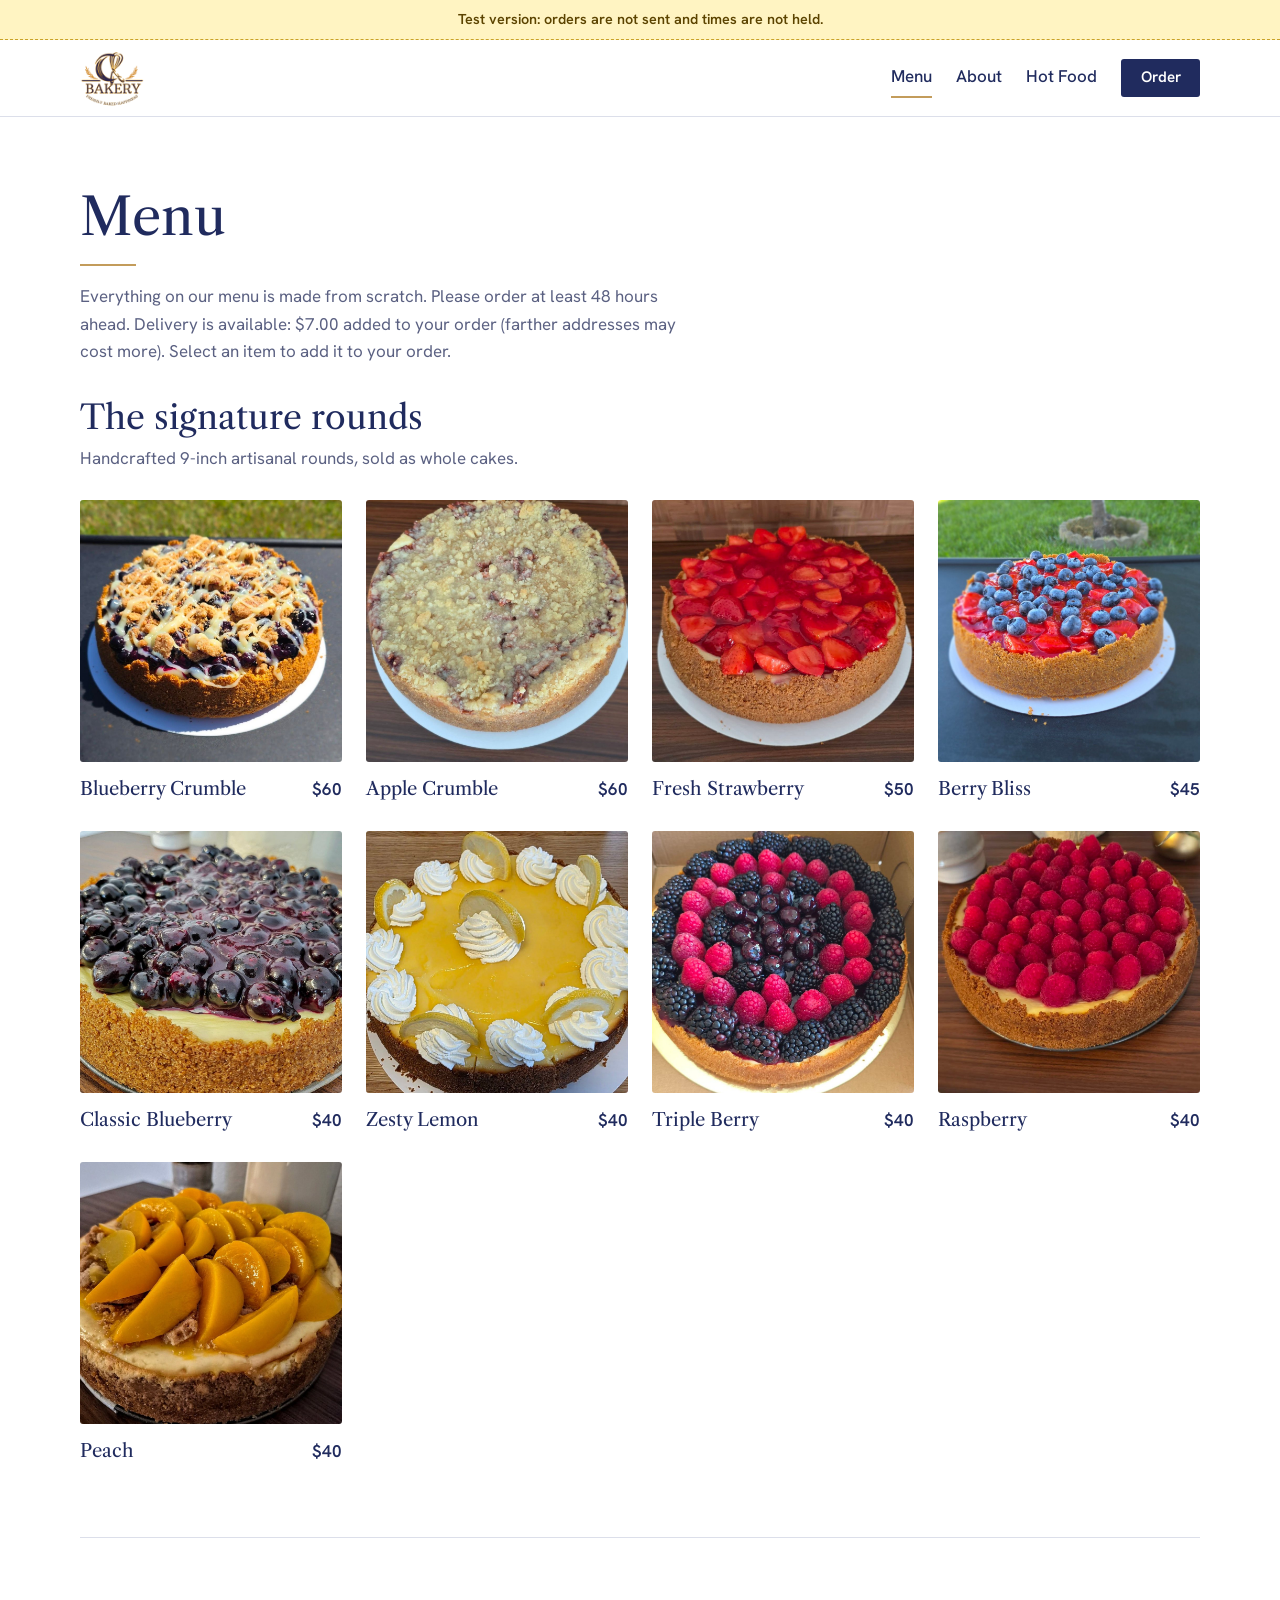
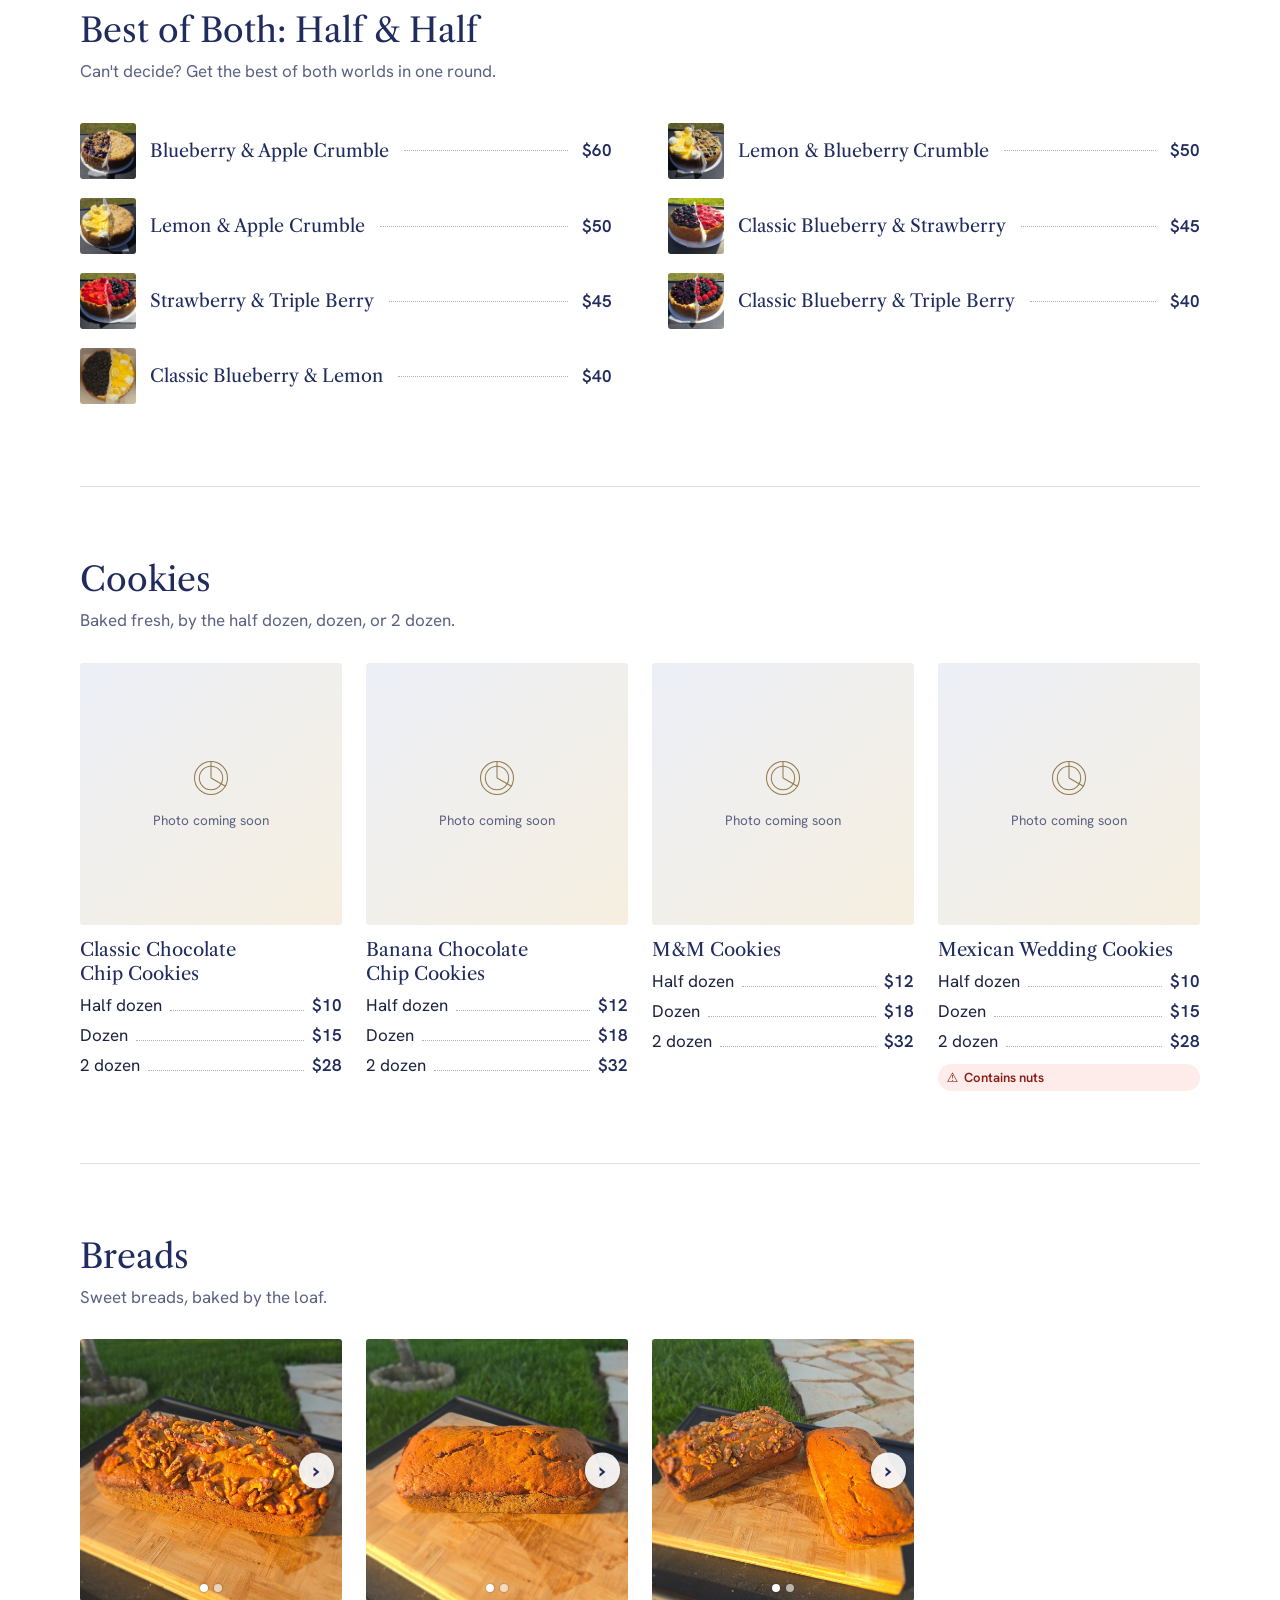
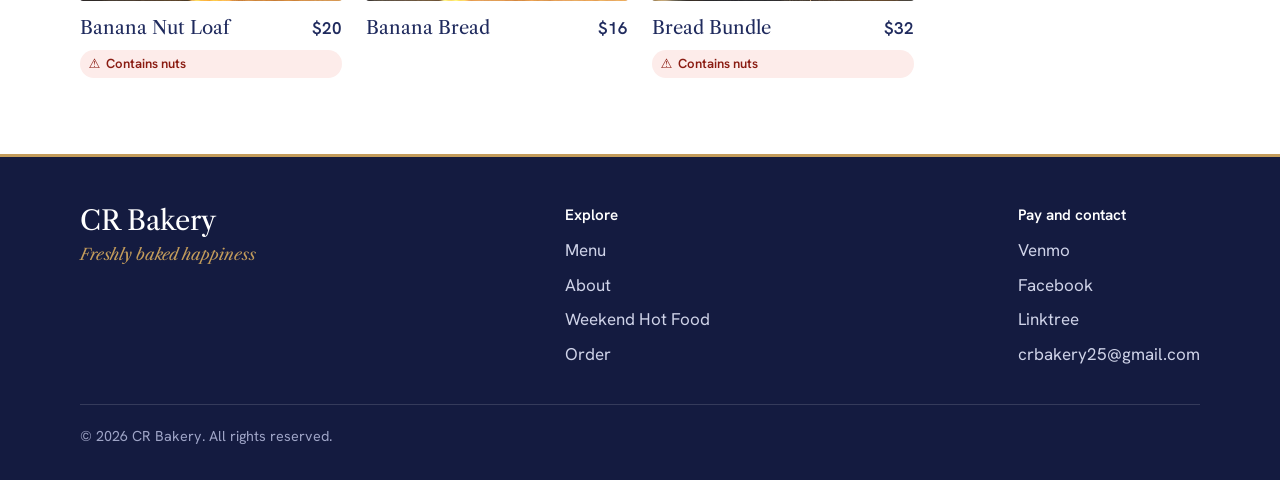
<file: menu.html>
<!DOCTYPE html>
<html lang="en">
<head>
  <meta charset="utf-8">
  <meta name="viewport" content="width=device-width, initial-scale=1, viewport-fit=cover">
  <title>Menu | CR Bakery</title>
  <meta name="description" content="The CR Bakery menu: handcrafted 9-inch cheesecakes and Half & Half rounds, with prices.">
  <meta name="theme-color" content="#141b40">
  <link rel="icon" href="images/logo.png">
  <link rel="preconnect" href="https://fonts.googleapis.com">
  <link rel="preconnect" href="https://fonts.gstatic.com" crossorigin>
  <link rel="stylesheet" href="https://fonts.googleapis.com/css2?family=Hanken+Grotesk:wght@400;500;600&family=Libre+Caslon+Text:ital,wght@0,400;0,700;1,400&display=swap">
  <link rel="stylesheet" href="css/styles.css?v=34">
</head>
<body>
  <a class="skip" href="#main">Skip to content</a>
  <header class="site-header">
    <div class="wrap">
      <a class="brand" href="index.html" aria-label="CR Bakery home"><img src="images/logo.png" alt="CR Bakery, freshly baked happiness" width="64" height="64"></a>
      <nav class="nav" aria-label="Main">
        <a href="menu.html" aria-current="page">Menu</a>
        <a href="about.html">About</a>
        <a href="hot-food.html">Hot Food</a>
        <a class="btn btn-solid btn-sm" href="contact.html">Order</a>
      </nav>
    </div>
  </header>
  <div class="notice" data-closure-notice hidden><div class="wrap"></div></div>

  <main id="main">
    <div class="wrap">
      <div class="page-head">
        <h1>Menu</h1>
        <p>Everything on our menu is made from scratch. Please order at least <span data-lead-time>48 hours</span> ahead. Delivery is available: <span data-delivery-text>$7.00 for up to 5 miles, plus $0.75 for each additional mile (within 20 miles)</span>. Select an item to add it to your order.</p>
      </div>
      <div id="menu-root" class="menu-root"></div>
    </div>
  </main>

  <footer class="site-footer">
    <div class="wrap">
      <div class="footer-grid">
        <div>
          <p class="wordmark">CR Bakery</p>
          <p class="footer-tag">Freshly baked happiness</p>
        </div>
        <div>
          <h2 class="footer-title">Explore</h2>
          <ul class="footer-links">
            <li><a href="menu.html">Menu</a></li>
            <li><a href="about.html">About</a></li>
            <li><a href="hot-food.html">Weekend Hot Food</a></li>
            <li><a href="contact.html">Order</a></li>
          </ul>
        </div>
        <div>
          <h2 class="footer-title">Pay and contact</h2>
          <ul class="footer-links">
            <li><a data-venmo-link href="#" target="_blank" rel="noopener">Venmo</a></li>
            <li><a data-facebook-link href="#" target="_blank" rel="noopener">Facebook</a></li>
            <li><a data-linktree-link href="#" target="_blank" rel="noopener">Linktree</a></li>
            <li data-email-item><a data-email-link href="#"></a></li>
          </ul>
        </div>
      </div>
      <p class="legal">&copy; <span data-year>2026</span> CR Bakery. All rights reserved.</p>
    </div>
  </footer>

  <script>
    /* Script version: bump this number (in all six pages) whenever a js file changes, so visitors pick up the new file on their next visit. */
    (function () {
      var v = 63;
      ["site-config", "menu-data", "hot-food-data", "site"].forEach(function (n) {
        document.write('<script src="js/' + n + '.js?v=' + v + '"><\/script>');
      });
    })();
  </script>
</body>
</html>
</file>
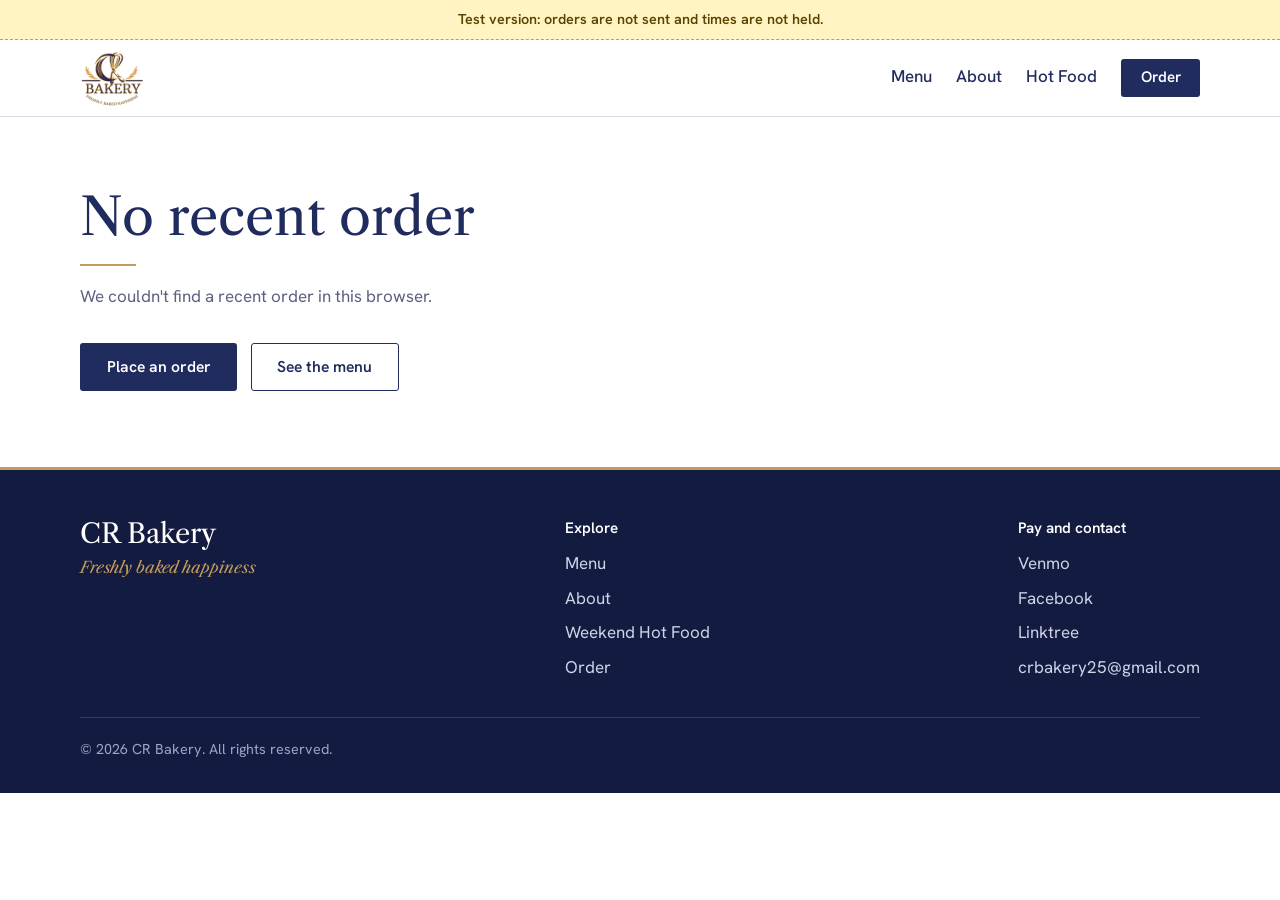
<file: order-confirmed.html>
<!DOCTYPE html>
<html lang="en">
<head>
  <meta charset="utf-8">
  <meta name="viewport" content="width=device-width, initial-scale=1, viewport-fit=cover">
  <title>Order sent | CR Bakery</title>
  <meta name="description" content="Your CR Bakery order was sent.">
  <meta name="robots" content="noindex">
  <meta name="theme-color" content="#141b40">
  <link rel="icon" href="images/logo.png">
  <link rel="preconnect" href="https://fonts.googleapis.com">
  <link rel="preconnect" href="https://fonts.gstatic.com" crossorigin>
  <link rel="stylesheet" href="https://fonts.googleapis.com/css2?family=Hanken+Grotesk:wght@400;500;600&family=Libre+Caslon+Text:ital,wght@0,400;0,700;1,400&display=swap">
  <link rel="stylesheet" href="css/styles.css?v=34">
</head>
<body class="confirm-page">
  <a class="skip" href="#main">Skip to content</a>
  <header class="site-header">
    <div class="wrap">
      <a class="brand" href="index.html" aria-label="CR Bakery home"><img src="images/logo.png" alt="CR Bakery, freshly baked happiness" width="64" height="64"></a>
      <nav class="nav" aria-label="Main">
        <a href="menu.html">Menu</a>
        <a href="about.html">About</a>
        <a href="hot-food.html">Hot Food</a>
        <a class="btn btn-solid btn-sm" href="contact.html">Order</a>
      </nav>
    </div>
  </header>
  <div class="notice" data-closure-notice hidden><div class="wrap"></div></div>

  <main id="main">
    <div class="wrap">
      <div class="page-head no-print">
        <h1>Thank you for your order</h1>
        <p id="confirm-lede">Your order was sent. CR Bakery will follow up by email to confirm it.</p>
      </div>
      <div id="confirm-root" class="confirm"></div>
    </div>
  </main>

  <footer class="site-footer">
    <div class="wrap">
      <div class="footer-grid">
        <div>
          <p class="wordmark">CR Bakery</p>
          <p class="footer-tag">Freshly baked happiness</p>
        </div>
        <div>
          <h2 class="footer-title">Explore</h2>
          <ul class="footer-links">
            <li><a href="menu.html">Menu</a></li>
            <li><a href="about.html">About</a></li>
            <li><a href="hot-food.html">Weekend Hot Food</a></li>
            <li><a href="contact.html">Order</a></li>
          </ul>
        </div>
        <div>
          <h2 class="footer-title">Pay and contact</h2>
          <ul class="footer-links">
            <li><a data-venmo-link href="#" target="_blank" rel="noopener">Venmo</a></li>
            <li><a data-facebook-link href="#" target="_blank" rel="noopener">Facebook</a></li>
            <li><a data-linktree-link href="#" target="_blank" rel="noopener">Linktree</a></li>
            <li data-email-item><a data-email-link href="#"></a></li>
          </ul>
        </div>
      </div>
      <p class="legal">&copy; <span data-year>2026</span> CR Bakery. All rights reserved.</p>
    </div>
  </footer>

  <script>
    /* Script version: bump this number (in all six pages) whenever a js file changes, so visitors pick up the new file on their next visit. */
    (function () {
      var v = 63;
      ["site-config", "menu-data", "hot-food-data", "site"].forEach(function (n) {
        document.write('<script src="js/' + n + '.js?v=' + v + '"><\/script>');
      });
    })();
  </script>
</body>
</html>
</file>
<file: css/styles.css>
/* CR Bakery: classic, minimal, navy and gold from the logo. */

:root {
  --navy: #202b5e;
  --navy-deep: #141b40;
  --gold: #c39c5b;
  --gold-ink: #7d5f24;
  --ink: #1c2140;
  --muted: #5b6182;
  --line: #dcdfea;
  --mist: #f4f5f9;
  --paper: #ffffff;
  --serif: "Libre Caslon Text", Georgia, "Times New Roman", serif;
  --sans: "Hanken Grotesk", system-ui, -apple-system, "Segoe UI", Roboto, sans-serif;
  --r: 3px;
  --maxw: 1120px;

  box-sizing: border-box;
  padding-top: env(safe-area-inset-top, 0px);
  padding-bottom: env(safe-area-inset-bottom, 0px);
}

*, *::before, *::after { box-sizing: inherit; }

html {
  scroll-padding-top: calc(env(safe-area-inset-top, 0px) + 92px + var(--test-banner-h, 0px));
  -webkit-text-size-adjust: 100%;
}

[hidden] { display: none !important; }

body {
  margin: 0;
  font-family: var(--sans);
  font-size: 1.0625rem;
  line-height: 1.6;
  color: var(--ink);
  background: var(--paper);
}

img { max-width: 100%; height: auto; }

h1, h2, h3 {
  font-family: var(--serif);
  font-weight: 400;
  color: var(--navy);
  text-wrap: balance;
}

h1 { font-size: clamp(2.2rem, 5vw, 3.25rem); line-height: 1.1; margin: 0; }
h2 { font-size: clamp(1.55rem, 3vw, 2.1rem); line-height: 1.2; margin: 0 0 .5rem; }
h3 { font-size: 1.15rem; line-height: 1.3; margin: 0; }

p { margin: 0 0 1rem; }

a { color: var(--navy); }

:focus-visible { outline: 2px solid var(--gold-ink); outline-offset: 3px; }

.wrap { width: min(100% - 2.5rem, var(--maxw)); margin-inline: auto; }

.skip {
  position: absolute; left: -999px; top: 0; z-index: 50;
  background: #fff; color: var(--navy); padding: .75rem 1rem;
}
.skip:focus { left: 1rem; top: 1rem; }

/* Header */
.site-header {
  position: sticky; top: env(safe-area-inset-top, 0px); z-index: 20;
  background: #fff; border-bottom: 1px solid var(--line);
}
.site-header .wrap {
  display: flex; align-items: center; justify-content: space-between;
  gap: 1rem; min-height: 76px;
}
.brand { display: block; line-height: 0; flex-shrink: 0; }
.brand img { display: block; width: 64px; height: 64px; }

.nav { display: flex; align-items: center; gap: 1.5rem; }

/* Home page: the logo lives in the hero instead, so the header holds just the links */
.site-header--home .wrap { justify-content: center; }
.nav a:not(.btn) {
  color: var(--navy); text-decoration: none; font-weight: 500;
  padding: .35rem 0; border-bottom: 2px solid transparent;
}
.nav a:not(.btn):hover,
.nav a[aria-current="page"] { border-bottom-color: var(--gold); }

/* Pickup or delivery choice */
.choices { display: flex; gap: .75rem; margin-bottom: .75rem; }
.choice {
  flex: 1; display: flex; align-items: center; gap: .6rem; padding: .85rem 1rem;
  border: 1px solid #b9bfd3; border-radius: var(--r); cursor: pointer; font-weight: 500; background: #fff;
}
.choice input { accent-color: var(--navy); width: 1.05rem; height: 1.05rem; margin: 0; }
.choice.is-selected { border-color: var(--navy); background: var(--mist); box-shadow: inset 0 0 0 1px var(--navy); }
.total-note { margin: .35rem .75rem 0; font-size: .9rem; color: var(--muted); }

/* Test version banner (shown only away from the live address) */
.test-banner {
  background: #fff4c2; color: #5c4400; border-bottom: 1px dashed #c9a227;
  text-align: center; padding: .5rem 1rem; font-size: .9rem; font-weight: 600;
}
@media print { .test-banner { display: none !important; } }

/* Closure notice */
.notice { background: #f3ead6; color: var(--navy-deep); border-bottom: 1px solid #e1d3ae; padding: .6rem 0; font-size: .95rem; text-align: center; }

/* Buttons */
.btn {
  display: inline-block; font: 600 .98rem/1 var(--sans); text-align: center;
  padding: .95rem 1.6rem; border-radius: var(--r);
  border: 1.5px solid transparent; text-decoration: none; cursor: pointer;
  transition: background-color .15s, color .15s, border-color .15s;
}
.btn-sm { padding: .65rem 1.15rem; font-size: .95rem; }
.btn-solid { background: var(--navy); color: #fff; }
.btn-solid:hover { background: var(--navy-deep); }
.btn-gold { background: var(--gold); color: var(--navy-deep); }
.btn-gold:hover { background: #d3ae72; }
.btn-line { border-color: var(--navy); color: var(--navy); background: #fff; }
.btn-line:hover { background: var(--mist); }
.btn-line-light { border-color: rgba(255,255,255,.55); color: #fff; }
.btn-line-light:hover { border-color: #fff; background: rgba(255,255,255,.08); }

.actions { display: flex; flex-wrap: wrap; gap: .85rem; }

.text-link {
  color: var(--navy); font-weight: 600; text-decoration: underline;
  text-decoration-color: var(--gold); text-decoration-thickness: 2px; text-underline-offset: 5px;
}
.text-link:hover { color: var(--navy-deep); }

/* Hero */
.hero { background: var(--navy-deep); color: #fff; border-bottom: 3px solid var(--gold); }
.hero .wrap {
  display: grid; grid-template-columns: 1.05fr .95fr; align-items: center;
  gap: clamp(2rem, 5vw, 4.5rem); padding-block: clamp(3rem, 7vw, 5.5rem);
}
.hero h1 { color: #fff; font-size: clamp(2.6rem, 6vw, 4.25rem); line-height: 1.05; margin-bottom: 1.25rem; }
.hero h1::before {
  content: ""; display: block; width: 56px; height: 2px; background: var(--gold); margin-bottom: 1.5rem;
}
/* Home page hero: the logo is the main heading, on a white circle with gold trim */
.hero h1.hero-logo {
  width: min(100%, 440px); aspect-ratio: 1 / 1; margin: 0 0 1.5rem; line-height: 0;
  background: #fff; border: 3px solid var(--gold); border-radius: 50%; overflow: hidden;
  display: flex; align-items: center; justify-content: center;
}
.hero h1.hero-logo::before { display: none; }
.hero-logo img { display: block; width: 86%; height: auto; }
/* Line up the top of the logo with the top of the photo (inside its frame) */
@media (min-width: 901px) {
  .hero--logo .wrap { align-items: start; }
  .hero--logo .hero-copy { padding-top: 13px; }
}
.lede { font-size: 1.15rem; color: #d9dcec; max-width: 34ch; margin-bottom: 2rem; }
.lede--tight { margin-bottom: .6rem; font-size: 1.3rem; color: #fff; }
/* What CR Bakery makes, listed under the home page line, separated by small gold dots */
.specialties {
  list-style: none; margin: 0 0 2rem; padding: 0;
  display: flex; flex-wrap: wrap; gap: .35rem 0;
  color: var(--gold); font-weight: 600; font-size: 1.02rem;
}
.specialties li { display: flex; align-items: center; }
.specialties li + li::before {
  content: ""; width: 5px; height: 5px; border-radius: 50%; background: var(--gold);
  opacity: .7; margin: 0 .8rem;
}
.hero-photo { border: 1px solid rgba(195,156,91,.55); padding: 12px; }
.hero-photo .ph, .hero-photo img { aspect-ratio: 1 / 1; }
.hero-photo img { display: block; width: 100%; object-fit: cover; }
.hero-photo .ph { background: rgba(255,255,255,.05); color: var(--gold); }
.hero-photo .ph span { color: #b9bfda; }

/* Placeholder photos */
.ph {
  display: flex; flex-direction: column; align-items: center; justify-content: center;
  gap: .6rem; width: 100%; height: 100%;
  background: linear-gradient(140deg, #eceff7 0%, #f6efe0 100%);
  color: var(--gold-ink); font-size: .85rem;
}
.ph svg { width: 44px; height: 44px; opacity: .8; }
.ph span { color: var(--muted); }

/* Sections */
.section { padding-block: clamp(3rem, 6vw, 5rem); }
.section--tint { background: var(--mist); }
.section-head {
  display: flex; flex-wrap: wrap; justify-content: space-between; align-items: end;
  gap: 1rem 1.5rem; margin-bottom: 2rem;
}
.section-head p { color: var(--muted); margin: 0; }
.split { display: flex; flex-wrap: wrap; justify-content: space-between; align-items: center; gap: 1.5rem; }
.split p { color: var(--muted); margin: 0; max-width: 46ch; }

/* Cake cards */
.cards {
  display: grid; grid-template-columns: repeat(4, 1fr);
  gap: 1.75rem 1.5rem;
}
.card { display: flex; flex-direction: column; gap: .85rem; color: inherit; text-decoration: none; }
.card-photo { aspect-ratio: 1 / 1; overflow: hidden; border-radius: var(--r); background: var(--mist); }
.card-photo img { display: block; width: 100%; height: 100%; object-fit: cover; }
.card-body { display: flex; flex-wrap: wrap; justify-content: space-between; align-items: baseline; gap: .15rem 1rem; }
.card-body h3 { color: var(--navy); }
.card-sizes { flex-basis: 100%; list-style: none; margin: .2rem 0 0; padding: 0; display: grid; gap: .2rem; }
.card-sizes li { display: flex; align-items: baseline; gap: .5rem; color: var(--ink); }
.card-sizes .row-leader { flex: 1; }
.order-row.is-highlight { box-shadow: inset 3px 0 0 var(--gold); }
/* Photo strip for items with more than one photo */
.gallery { position: relative; }
.gallery-track {
  display: flex; width: 100%; height: 100%; overflow-x: auto; scroll-snap-type: x mandatory;
  scrollbar-width: none; -webkit-overflow-scrolling: touch;
}
.gallery-track::-webkit-scrollbar { display: none; }
.gallery-track img { flex: 0 0 100%; scroll-snap-align: start; }
.gallery-btn {
  position: absolute; top: 50%; transform: translateY(-50%); width: 2.2rem; height: 2.2rem;
  border: 0; border-radius: 50%; background: rgba(255,255,255,.9); color: var(--navy);
  font: 600 1.5rem/1 var(--sans); cursor: pointer; box-shadow: 0 1px 4px rgba(0,0,0,.25);
}
.gallery-btn:disabled { opacity: 0; pointer-events: none; }
.gallery-prev { left: .5rem; }
.gallery-next { right: .5rem; }
.gallery-dots { position: absolute; left: 0; right: 0; bottom: .6rem; display: flex; justify-content: center; gap: .4rem; pointer-events: none; }
.gallery-dots span { width: 8px; height: 8px; border-radius: 50%; background: rgba(255,255,255,.6); box-shadow: 0 0 2px rgba(0,0,0,.4); }
.gallery-dots span.is-on { background: #fff; }
.card-link { color: inherit; text-decoration: none; }

/* Item pop-up: larger photo, description and "Add to order" */
html.pop-open { overflow: hidden; }
[data-item] { cursor: pointer; }
.item-pop {
  width: min(100% - 2rem, 920px); max-height: min(92vh, 760px); padding: 0; border: 0;
  border-radius: 6px; background: #fff; color: var(--ink); overflow: auto;
  box-shadow: 0 20px 60px rgba(10, 14, 40, .45);
}
.item-pop::backdrop { background: rgba(20, 27, 64, .72); }
.pop-inner { display: grid; grid-template-columns: 1.15fr 1fr; }
.pop-photo .card-photo { border-radius: 0; height: 100%; }
.pop-text { padding: 2.2rem 2rem 2rem; display: flex; flex-direction: column; gap: .9rem; }
.pop-text h2 { margin: 0; padding-right: 2rem; color: var(--navy); font-size: clamp(1.6rem, 3vw, 2.1rem); }
.pop-text h2::after { content: ""; display: block; width: 48px; height: 2px; background: var(--gold); margin-top: .9rem; }
.pop-price { margin: 0; font-size: 1.25rem; }
.pop-text .card-sizes { font-size: 1.05rem; gap: .45rem; }
.pop-desc { margin: 0; color: var(--muted); line-height: 1.6; }
.pop-order { align-self: flex-start; margin-top: .6rem; }
.pop-close {
  position: absolute; top: .6rem; right: .6rem; z-index: 2; width: 2.4rem; height: 2.4rem;
  border: 0; border-radius: 50%; background: rgba(255,255,255,.92); color: var(--navy);
  font: 400 1.8rem/1 var(--sans); cursor: pointer; box-shadow: 0 1px 4px rgba(0,0,0,.2);
}
@media (max-width: 700px) {
  .pop-inner { grid-template-columns: 1fr; }
  .pop-text { padding: 1.4rem 1.25rem 1.6rem; }
  .pop-order { align-self: stretch; }
}
.card-desc { grid-column: 1 / -1; margin: .25rem 0 0; color: var(--muted); font-size: .95rem; }
.price { font-weight: 600; color: var(--navy); font-variant-numeric: tabular-nums; }
.card:hover h3, .card-link:hover h3, .row:hover .row-name {
  text-decoration: underline; text-decoration-color: var(--gold);
  text-decoration-thickness: 2px; text-underline-offset: 5px;
}

/* Half & Half list */
.rows { display: grid; grid-template-columns: 1fr 1fr; column-gap: 3.5rem; }
.row {
  display: flex; align-items: center; gap: .9rem;
  padding: .6rem 0; color: inherit; text-decoration: none;
}
.row-thumb { flex: none; width: 56px; height: 56px; border-radius: var(--r); overflow: hidden; background: var(--mist); }
.row-thumb img { display: block; width: 100%; height: 100%; object-fit: cover; }
.row-thumb .ph svg { width: 24px; height: 24px; }
.row-name { font-family: var(--serif); font-size: 1.12rem; color: var(--navy); line-height: 1.35; }
.row-leader { flex: 1; min-width: 1.5rem; border-bottom: 1px dotted #aab0c8; }

/* Menu page */
.page-head { padding-block: clamp(2.75rem, 6vw, 4.5rem) 2rem; }
.page-head h1::after {
  content: ""; display: block; width: 56px; height: 2px; background: var(--gold); margin-top: 1.1rem;
}
.page-head p { color: var(--muted); max-width: 60ch; margin: 1.1rem 0 0; }
.menu-root { padding-bottom: clamp(3rem, 6vw, 5rem); }
.menu-section .section-head { display: block; margin-bottom: 1.75rem; }
.menu-section + .menu-section {
  margin-top: clamp(3rem, 6vw, 4.5rem); padding-top: clamp(3rem, 6vw, 4.5rem); border-top: 1px solid var(--line);
}
.section-note {
  display: inline-block; margin: .6rem 0 0; padding: .3rem .7rem;
  background: var(--mist); border-left: 3px solid var(--gold);
  font-size: .9rem; color: var(--gold-ink); font-style: italic;
}
.menu-section--special h2::after, .section--seasonal h2::after {
  content: "Limited time"; display: inline-block; vertical-align: middle;
  margin-left: .75rem; padding: .2rem .6rem; border-radius: 999px;
  background: var(--navy); color: #fff; font: 600 .65rem/1.4 var(--sans);
  letter-spacing: .04em; text-transform: uppercase;
}

/* About */
.about-grid {
  display: grid; grid-template-columns: minmax(0, 5fr) minmax(0, 7fr); align-items: start;
  gap: clamp(2rem, 5vw, 4.5rem); padding-bottom: clamp(3rem, 6vw, 5rem);
}
.about-photo { aspect-ratio: 4 / 5; overflow: hidden; border-radius: var(--r); }
.about-photo img { display: block; width: 100%; height: 100%; object-fit: cover; }
.story p { font: 1.2rem/1.8 var(--serif); max-width: 60ch; margin-bottom: 1.4rem; }
.story .actions { margin-top: 2rem; }
.story .social-line { margin: 1.5rem 0 0; font: 1rem/1.6 var(--sans); color: var(--muted); }

/* Order and contact */
.order-layout {
  display: grid; grid-template-columns: minmax(0, 1.6fr) minmax(0, 1fr); align-items: start;
  gap: clamp(2rem, 5vw, 4rem); padding-bottom: clamp(3rem, 6vw, 5rem);
}
.order-form fieldset { border: 0; margin: 0 0 2.25rem; padding: 0; min-width: 0; }
.order-form legend { font: 400 1.45rem/1.2 var(--serif); color: var(--navy); padding: 0; margin-bottom: 1rem; }
.order-group + .order-group { margin-top: 1.5rem; }
.order-group h3 { font-style: italic; color: var(--gold-ink); font-size: 1.05rem; margin-bottom: .25rem; }
.order-row {
  display: flex; align-items: center; justify-content: space-between; gap: 1rem;
  padding: .65rem .75rem; border-bottom: 1px solid var(--line);
}
.order-row.is-selected { background: var(--mist); }
.order-name { font-family: var(--serif); color: var(--navy); line-height: 1.3; }
.order-price { display: block; font: 500 .9rem var(--sans); color: var(--muted); }
.stepper { display: flex; align-items: center; flex: none; }
.stepper button {
  width: 2.25rem; height: 2.25rem; border: 1px solid #b9bfd3; background: #fff; color: var(--navy);
  font: 500 1.2rem/1 var(--sans); cursor: pointer; border-radius: var(--r);
}
.stepper button:hover { background: var(--mist); }
.stepper input {
  width: 2.75rem; height: 2.25rem; border: 0; background: transparent; text-align: center;
  font: 600 1rem var(--sans); color: var(--ink); -moz-appearance: textfield; appearance: textfield;
}
.stepper input::-webkit-outer-spin-button, .stepper input::-webkit-inner-spin-button { -webkit-appearance: none; margin: 0; }
.breakdown-head { margin: 1.5rem 0 0; padding: 0 .75rem; font-size: 1.1rem; }
.order-breakdown { margin-top: .5rem; padding: 0 .75rem; }
.breakdown-row {
  display: flex; justify-content: space-between; gap: 1rem;
  padding: .3rem 0; font-size: .9rem; color: var(--muted);
}
.breakdown-row.is-delivery { border-top: 1px dotted var(--line); margin-top: .3rem; padding-top: .45rem; }
.order-total {
  display: flex; justify-content: space-between; padding: 1rem .75rem; margin-top: .5rem;
  border-top: 2px solid var(--navy); font-weight: 600; color: var(--navy);
}
.field { display: grid; align-content: start; gap: .4rem; margin-bottom: 1.1rem; }
.field label { font-weight: 500; font-size: .95rem; }
.field-hint { margin: 0; font-size: .875rem; color: var(--muted); }
.field-row { display: grid; grid-template-columns: 1fr 1fr; align-items: start; gap: 1rem; }
.field input, .field textarea, .field select {
  width: 100%; padding: .8rem .9rem; border: 1px solid #b9bfd3; border-radius: var(--r);
  font: inherit; color: var(--ink); background: #fff;
}
.field input:focus, .field textarea:focus, .field select:focus { outline: 2px solid var(--navy); outline-offset: 1px; border-color: var(--navy); }
.form-status { margin: 1rem 0 0; min-height: 1.5rem; }
.form-status.is-error { color: #9b1c1c; }
.form-status.is-ok { color: #1f5f3b; }

/* Order confirmed page */
.confirm { padding-bottom: clamp(3rem, 6vw, 5rem); }
.confirm-grid {
  display: grid; grid-template-columns: minmax(0, 1.2fr) minmax(0, 1fr); align-items: start;
  gap: clamp(1.25rem, 3vw, 2rem);
}
.confirm-card {
  border: 1px solid var(--line); border-top: 3px solid var(--gold); border-radius: var(--r);
  padding: 1.5rem 1.75rem; background: #fff;
}
.confirm-card h2 { font-size: 1.35rem; margin-bottom: 1rem; }
.confirm-card .breakdown-row { font-size: 1rem; color: var(--ink); }
.confirm-card .order-total { padding: .9rem 0 0; }
.confirm-note { margin: .85rem 0 0; font-size: .9rem; color: var(--muted); }
.confirm-list { display: grid; grid-template-columns: max-content minmax(0, 1fr); gap: .45rem 1.25rem; margin: 0; }
.confirm-list dt { font-weight: 600; color: var(--navy); }
.confirm-list dd { margin: 0; overflow-wrap: anywhere; }
.confirm-pay { grid-column: 1 / -1; }
.confirm-pay p { color: var(--muted); }
.confirm-actions { margin-top: 2rem; }
.print-only { display: none; }

/* Printing the order confirmed page: only the order details and the customer's details */
@media print {
  .confirm-page .skip, .confirm-page .site-header, .confirm-page .notice,
  .confirm-page .site-footer, .confirm-page .no-print { display: none !important; }
  .confirm-page .print-only { display: block; }
  .confirm-page .print-title { margin-bottom: 1.5rem; }
  .confirm-page .print-brand { font: 400 1.7rem/1.2 var(--serif); color: var(--navy); margin: 0; }
  .confirm-page .confirm-grid { display: block; }
  .confirm-page .confirm-card { border: 0; padding: 0; margin-bottom: 1.75rem; }
  .confirm-page .wrap { width: auto; }
}

.pay {
  border: 1px solid var(--line); border-top: 3px solid var(--gold); border-radius: var(--r);
  padding: 1.75rem; background: #fff; position: sticky; top: calc(108px + var(--test-banner-h, 0px));
}
.pay h2 { font-size: 1.35rem; }
.pay p { color: var(--muted); }
.pay .btn { display: block; margin-bottom: .75rem; }
.pay h2 + p + .btn { margin-top: 1.25rem; }
.pay hr { border: 0; border-top: 1px solid var(--line); margin: 1.75rem 0; }

/* Footer */
.site-footer { background: var(--navy-deep); color: #cfd3e8; border-top: 3px solid var(--gold); padding-block: 3rem 2rem; }
.footer-grid { display: flex; flex-wrap: wrap; justify-content: space-between; gap: 2.25rem 3rem; }
.wordmark { font: 400 1.7rem/1.2 var(--serif); color: #fff; margin: 0; }
.footer-tag { font: italic 1rem var(--serif); color: var(--gold); margin: .35rem 0 0; }
.footer-title { font: 600 .95rem var(--sans); color: #fff; margin: 0 0 .75rem; }
.footer-links { list-style: none; margin: 0; padding: 0; display: grid; gap: .45rem; }
.site-footer a { color: #cfd3e8; text-decoration: none; }
.site-footer a:hover { color: #fff; text-decoration: underline; text-decoration-color: var(--gold); text-underline-offset: 4px; }
.site-footer :focus-visible { outline-color: var(--gold); }
.legal { margin: 2.25rem 0 0; padding-top: 1.25rem; border-top: 1px solid rgba(255,255,255,.14); font-size: .9rem; color: #9ea4c6; }

/* Responsive */
@media (max-width: 900px) {
  .hero .wrap { grid-template-columns: 1fr; }
  .hero-photo { max-width: 30rem; }
  .cards { grid-template-columns: repeat(2, 1fr); }
  .about-grid { grid-template-columns: 1fr; }
  .about-photo { max-width: 26rem; }
  .order-layout { grid-template-columns: 1fr; }
  .pay { position: static; }
  .confirm-grid { grid-template-columns: 1fr; }
}
@media (max-width: 700px) {
  .rows { grid-template-columns: 1fr; }
}
@media (max-width: 560px) {
  .cards { gap: 1.4rem 1rem; }
  .card-body h3 { font-size: 1rem; }
  .field-row { grid-template-columns: 1fr; gap: 0; }
  .confirm-card { padding: 1.25rem; }
  .confirm-list { grid-template-columns: 1fr; gap: 0 0; }
  .confirm-list dd { margin-bottom: .6rem; }
  .nav { gap: 1rem; }
  .hero h1.hero-logo { width: min(100%, 320px); margin-inline: auto; }
  .specialties { flex-direction: column; gap: .4rem; }
  .specialties li::before, .specialties li + li::before {
    content: ""; width: 5px; height: 5px; border-radius: 50%; background: var(--gold);
    opacity: .7; margin: 0 .7rem 0 0;
  }
  .hero-photo { padding: 8px; }
}
@media (prefers-reduced-motion: reduce) {
  * { transition: none !important; scroll-behavior: auto !important; }
}

/* Weekend hot food */
.card-fillings { flex-basis: 100%; margin: .3rem 0 0; color: var(--muted); font-size: .95rem; }
.hot-cards { grid-template-columns: repeat(auto-fill, minmax(240px, 300px)); margin-bottom: 3rem; }
.prepay-note { margin: 0; padding: .9rem 1rem; background: #f3ead6; border-left: 3px solid var(--gold); border-radius: var(--r); }
.hot-steps { margin: 0 0 1.25rem; padding-left: 1.2rem; display: grid; gap: .45rem; }
.hot-strip { background: #f3ead6; border-top: 3px solid var(--gold); }
.hot-strip h2 { color: var(--navy); }
.hot-strip p { color: var(--ink); }
.hot-strip .eyebrow { color: var(--gold-ink); font-weight: 600; letter-spacing: .08em; text-transform: uppercase; font-size: .85rem; margin-bottom: .4rem; }
.nav a { white-space: nowrap; }
@media (max-width: 420px) {
  .nav { gap: .7rem; }
  .nav .btn-sm { padding-inline: .8rem; }
  .site-header .brand img { width: 52px; height: 52px; }
}

/* Mix & match box builder (hot food) */
.mix { margin-top: 1.25rem; padding: 1.1rem 1.1rem 1rem; border: 1px solid var(--line); border-top: 3px solid var(--gold); border-radius: var(--r); background: #fff; }
.mix h4 { margin: 0 0 .2rem; font: 400 1.15rem/1.3 var(--serif); color: var(--navy); }
.mix-lede { margin: 0 0 .8rem; color: var(--muted); font-size: .95rem; }
.mix-row { display: flex; align-items: center; justify-content: space-between; gap: 1rem; padding: .45rem .5rem; border-bottom: 1px solid var(--line); }
.mix-row.is-selected { background: var(--mist); }
.mix-count { display: inline-block; min-width: 2rem; text-align: center; font-weight: 600; font-variant-numeric: tabular-nums; }
.mix-row .stepper button:disabled { opacity: .35; cursor: default; }
.mix-foot { display: flex; align-items: center; justify-content: space-between; gap: 1rem; flex-wrap: wrap; margin-top: .8rem; }
.mix-status { color: var(--muted); font-size: .95rem; }
.mix-add:disabled { opacity: .45; cursor: default; }
.mix-boxes:not(:empty) { margin-top: .9rem; display: grid; gap: .5rem; }
.mix-box { display: flex; justify-content: space-between; align-items: center; gap: 1rem; padding: .6rem .8rem; background: #f3ead6; border-radius: var(--r); }
.mix-detail { color: var(--muted); font-size: .9rem; }
.mix-remove { border: 0; background: none; color: var(--navy); text-decoration: underline; cursor: pointer; font: inherit; font-size: .9rem; }
.card-mix { margin-top: .1rem; color: var(--gold-ink); font-weight: 600; }

/* Allergy warnings */
.allergy-badge { flex-basis: 100%; margin: .35rem 0 0; display: inline-flex; align-items: center; gap: .35rem; align-self: flex-start;
  width: fit-content; padding: .2rem .55rem; border-radius: 999px; background: #fdecea; color: #8a1c12; font-size: .82rem; font-weight: 600; }
.allergy-note { margin: 0; padding: .7rem .9rem; background: #fdecea; border-left: 3px solid #b3261e; border-radius: var(--r); color: #5c140d; font-size: .95rem; }
.order-allergy { display: block; margin-top: .15rem; color: #8a1c12; font-size: .8rem; font-weight: 600; font-family: var(--sans); }
.scratch-line { margin: -.2rem 0 .7rem; color: #d9dcec; font-style: italic; font-family: var(--serif); font-size: 1.05rem; }

/* Hot food: holiday notice and box count */
.holiday-note { margin: -.5rem 0 2rem; padding: .9rem 1.1rem; background: var(--navy-deep); color: #fff; border-left: 4px solid var(--gold); border-radius: var(--r); }
.holiday-note p { margin: 0; }
.holiday-note p + p { margin-top: .4rem; }
.box-count { margin: .2rem 0 1rem; color: var(--muted); font-size: .92rem; }
.box-count.is-over { color: #8a1c12; font-weight: 600; }

/* Pickup location notes */
.pickup-spot { margin-top: .9rem; padding: .7rem .9rem; background: #fff; border-left: 3px solid var(--gold); border-radius: var(--r); color: var(--ink); font-size: .97rem; }
.pickup-spot--page { max-width: 46rem; background: #f3ead6; }
.pickup-pop { width: min(100% - 2rem, 460px); }
.pickup-pop .pop-text { padding: 2rem 1.75rem 1.75rem; }
.pickup-pop .pop-text h2 { padding-right: 0; }
.pickup-pop p { margin: 0; }
.section--seasonal { background: #faf6ee; border-bottom: 1px solid #efe5cf; }
</file>
